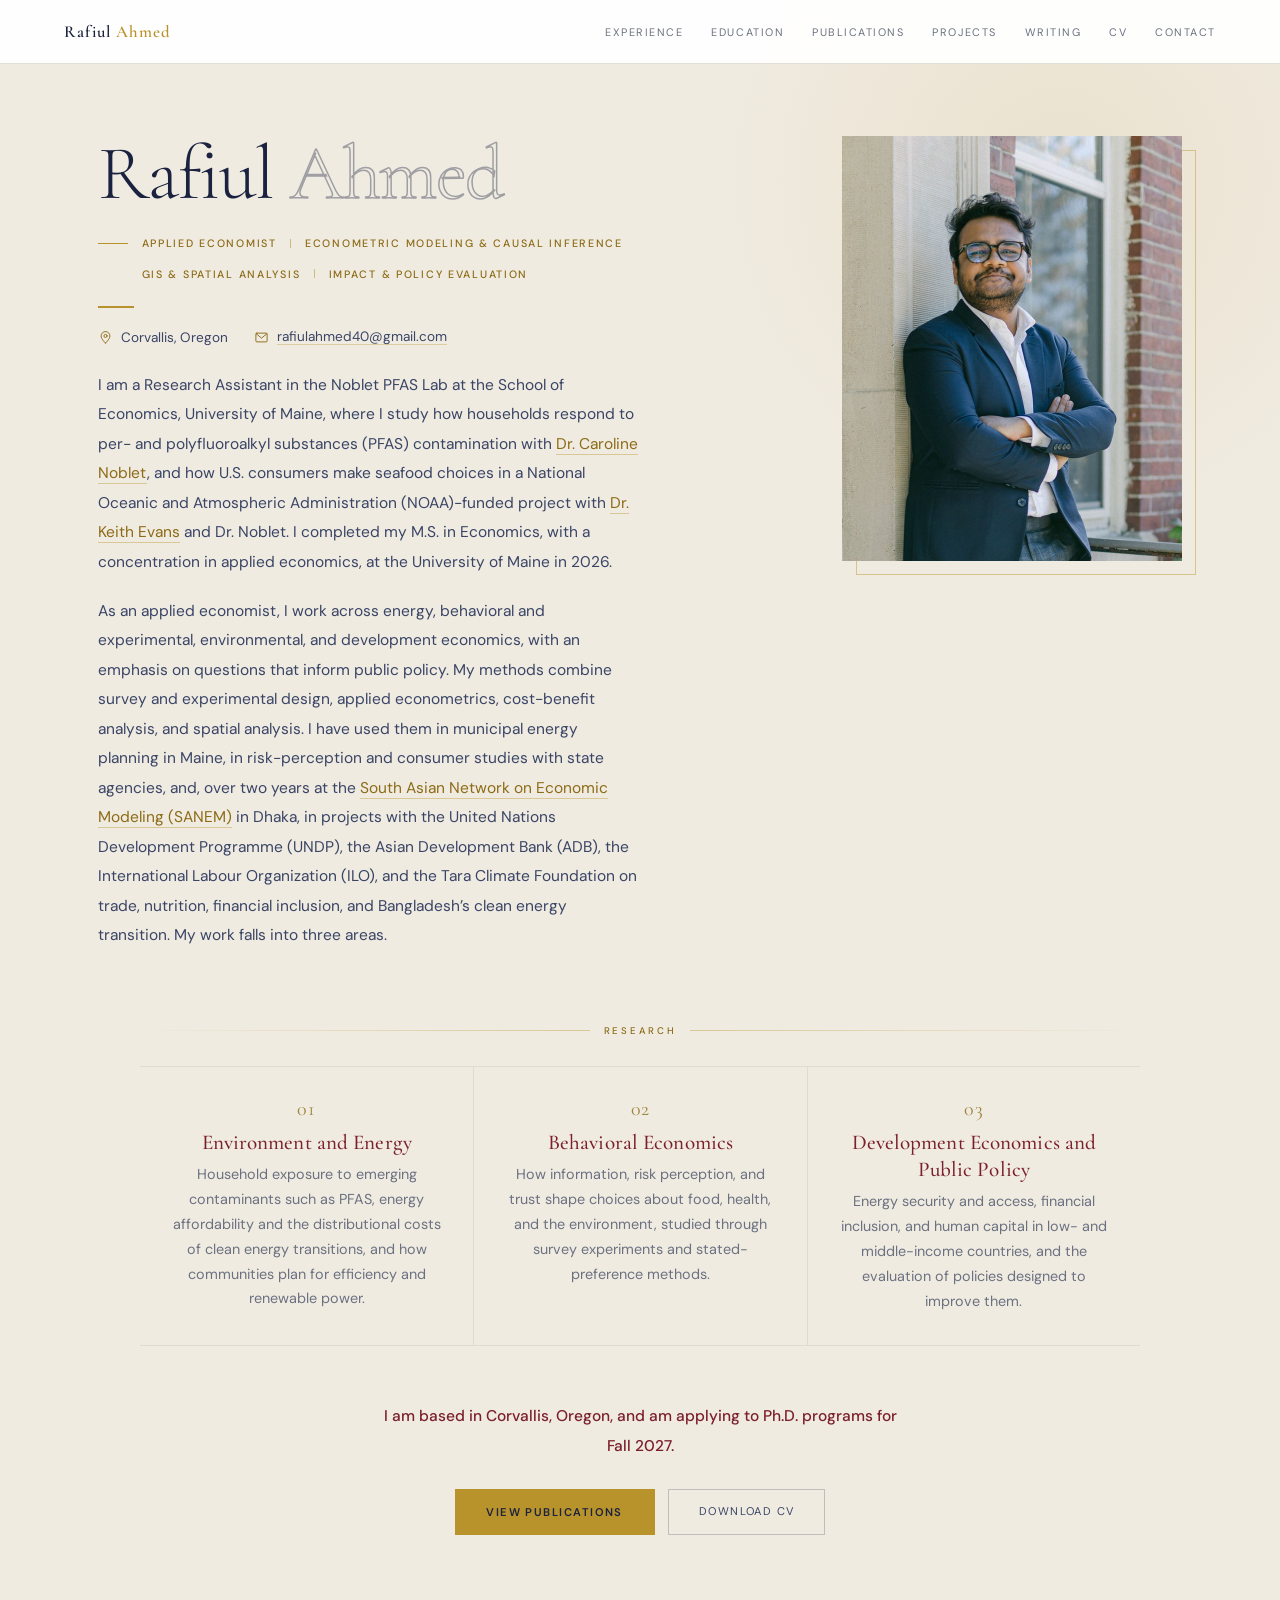
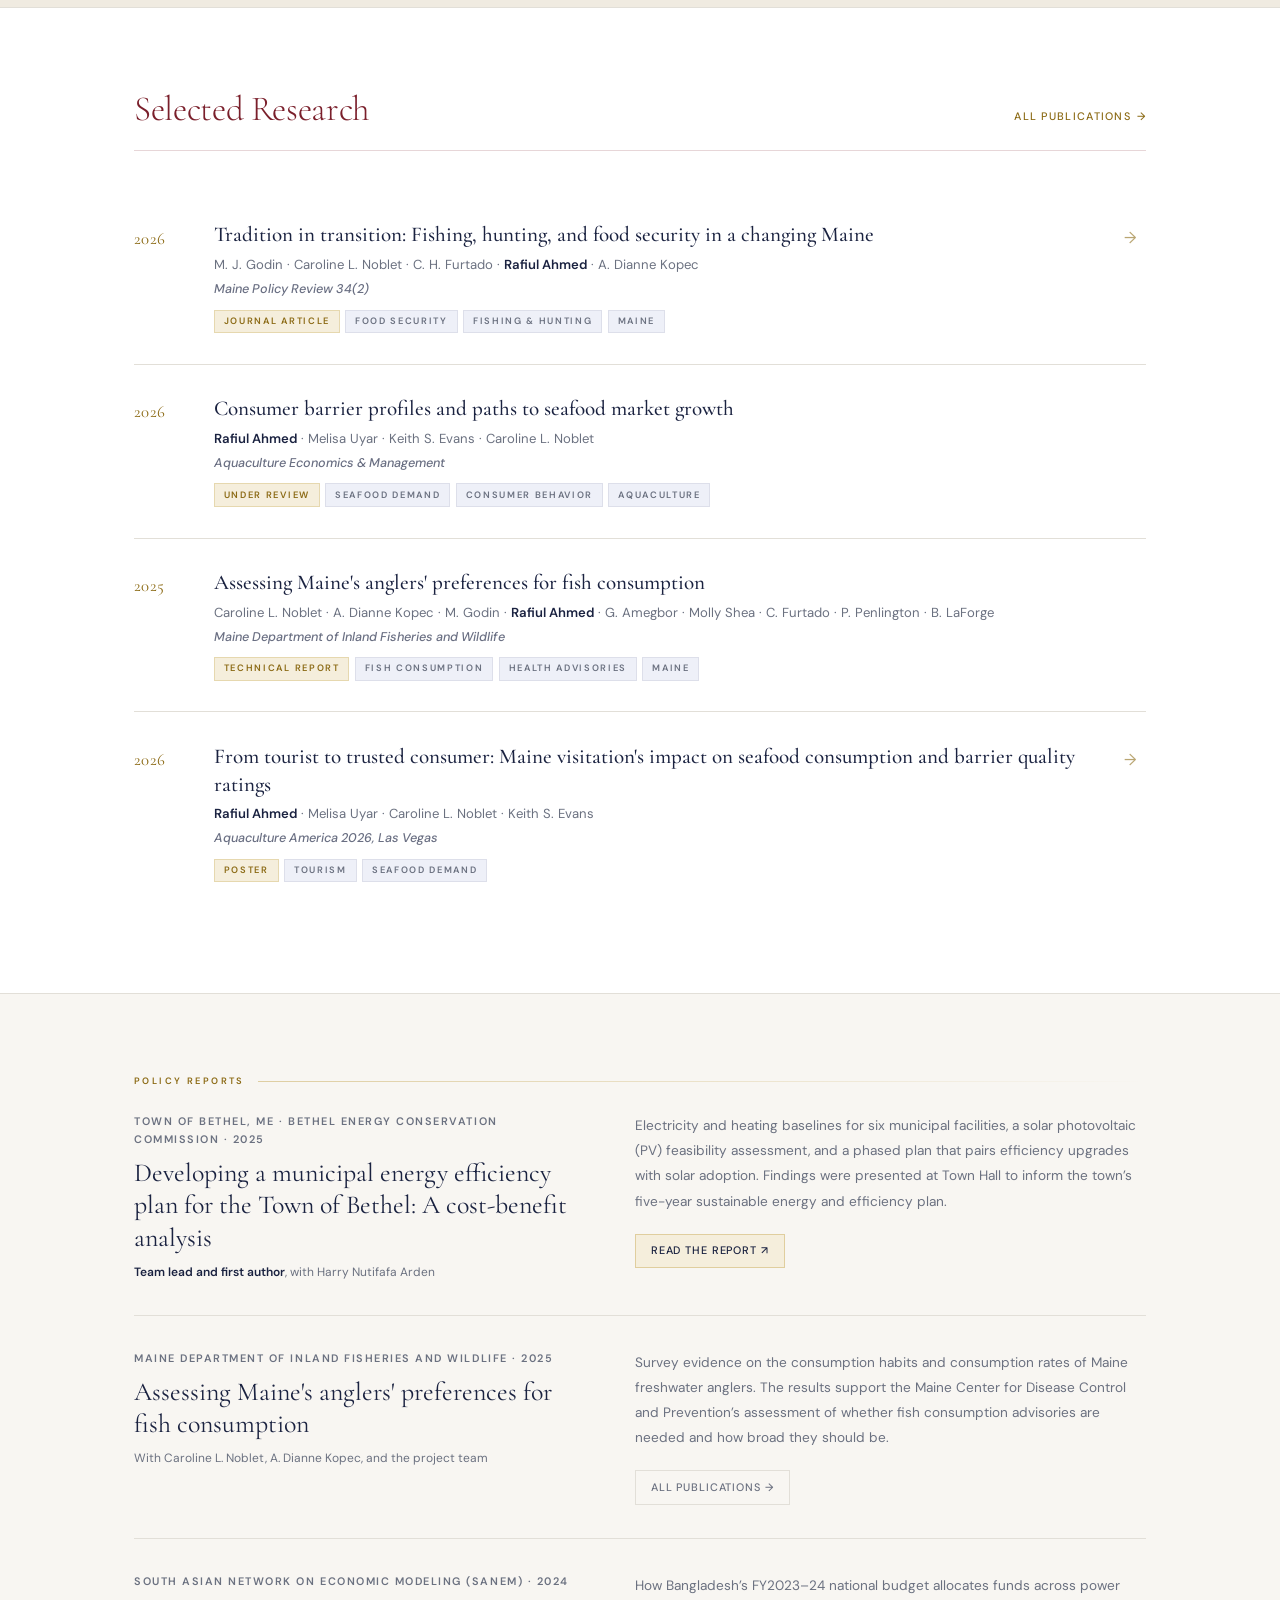
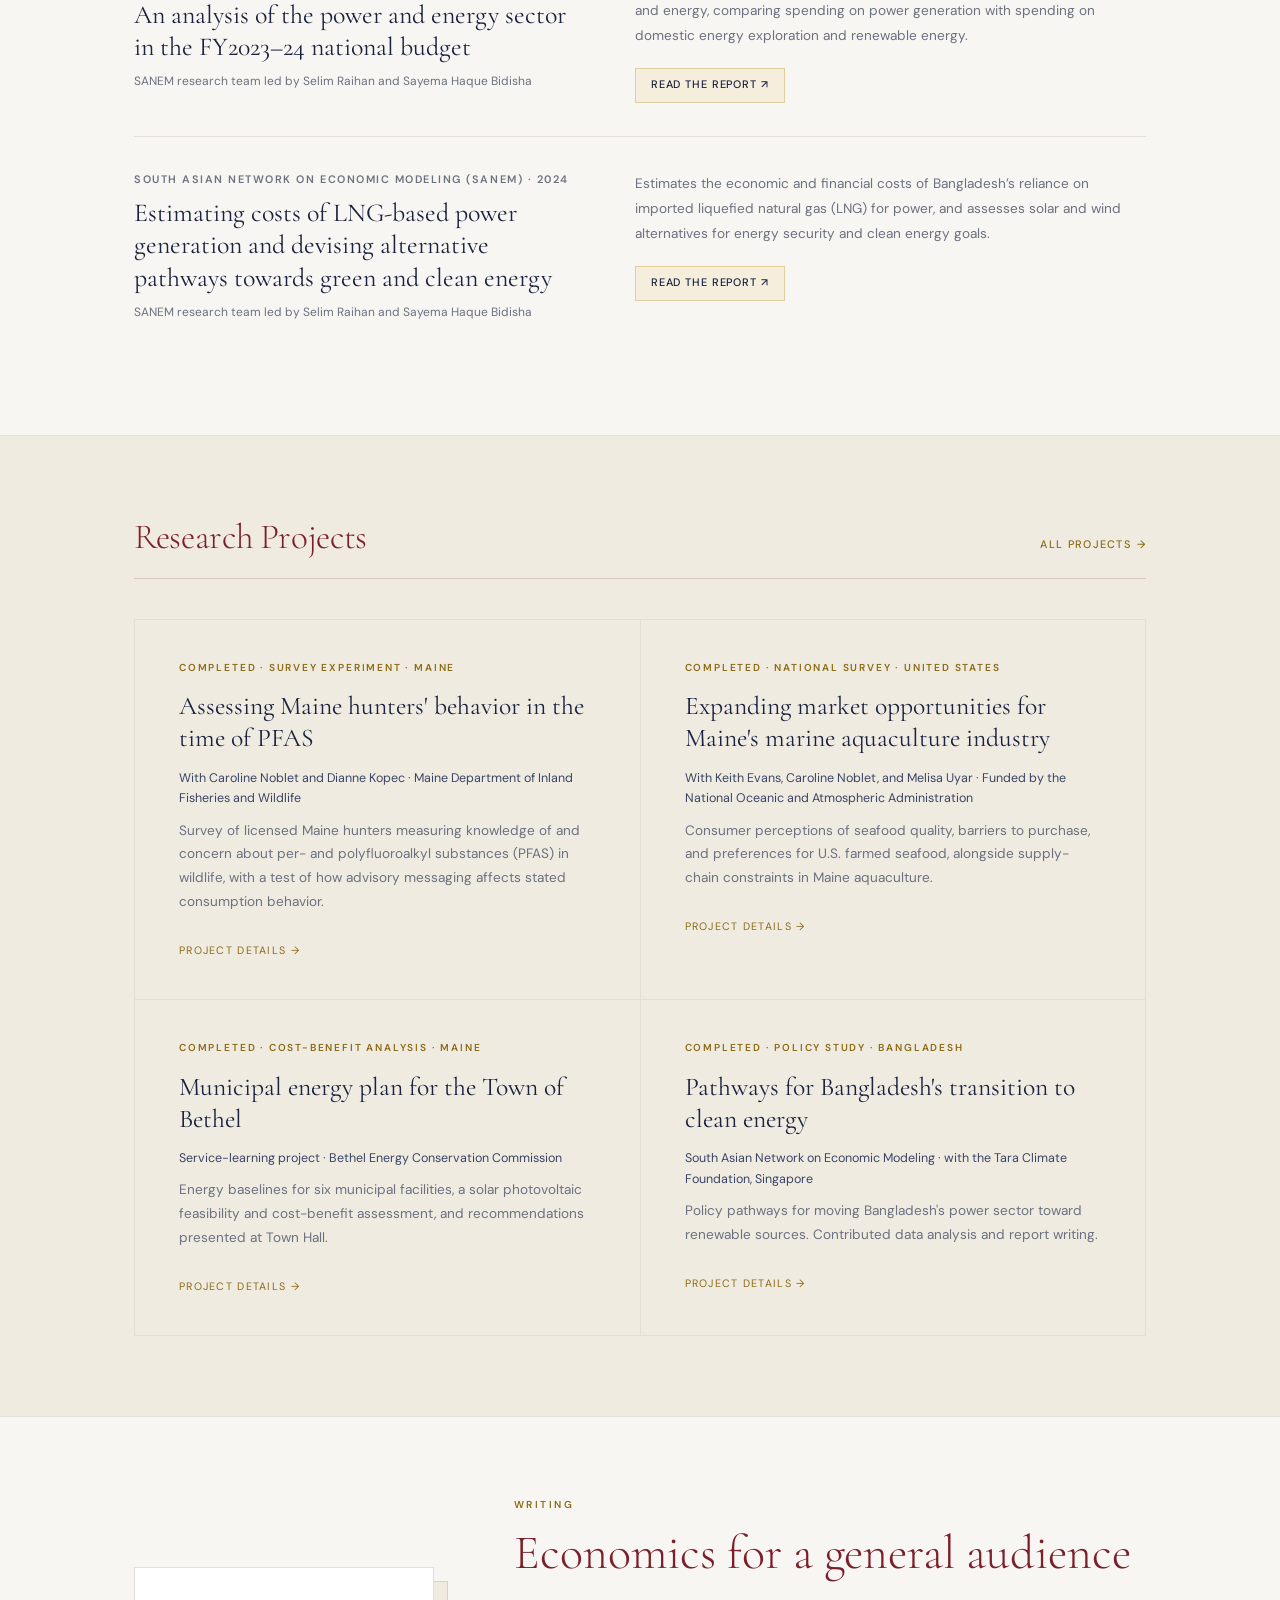
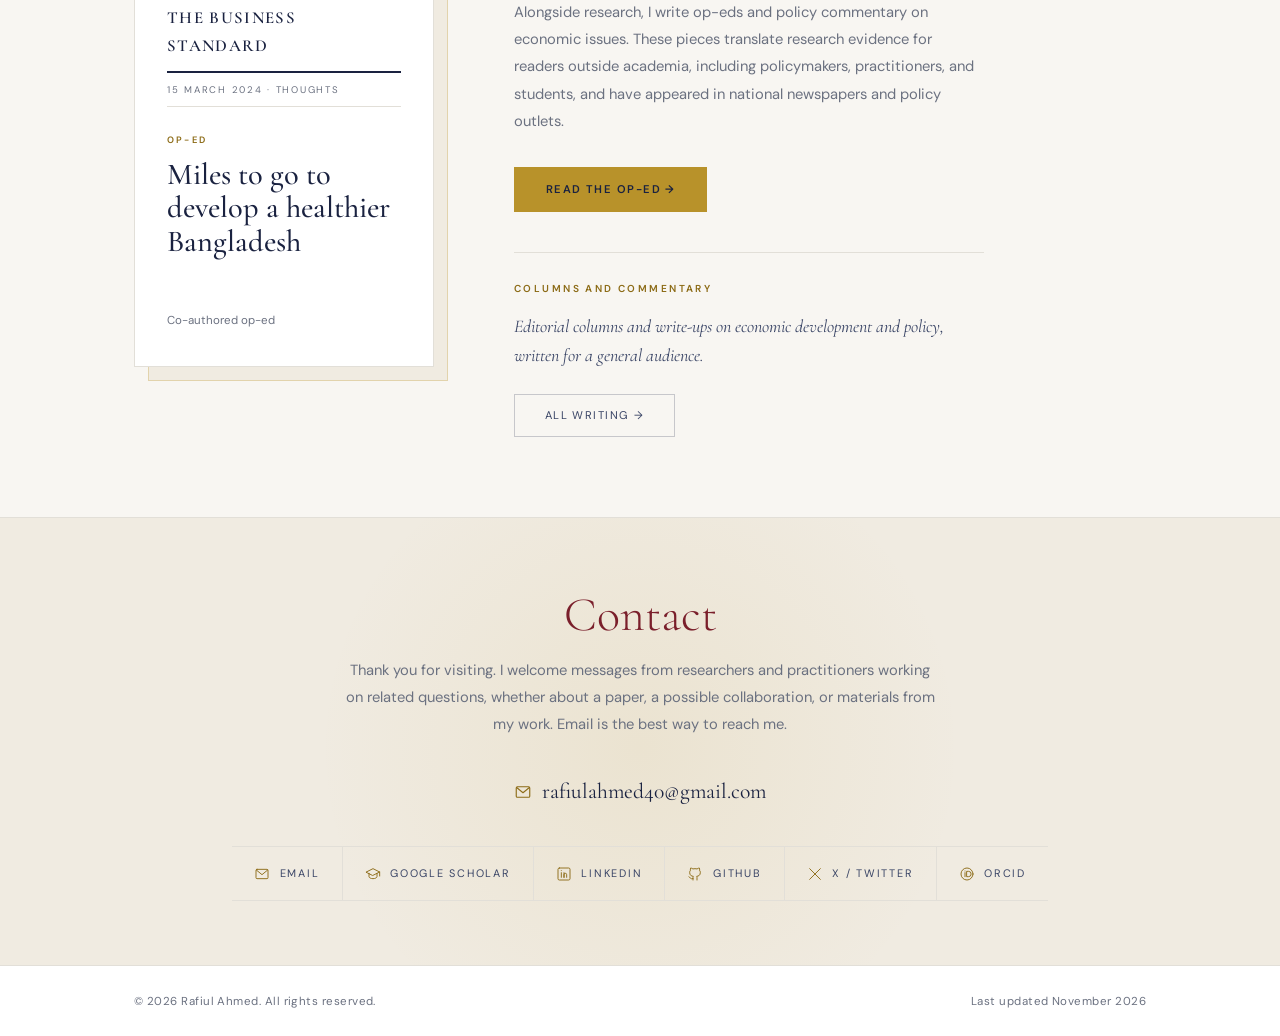
<file: index.html>
<!DOCTYPE html>
<html lang="en">
<head>
<meta charset="UTF-8">
<meta name="viewport" content="width=device-width, initial-scale=1, viewport-fit=cover">
<link rel="icon" href="assets/images/portrait.jpg">
<title>Rafiul Ahmed</title>
<meta name="description" content="Rafiul Ahmed, applied economist. M.S. in Economics, University of Maine.">
<link rel="preconnect" href="https://fonts.googleapis.com">
<link rel="preconnect" href="https://fonts.gstatic.com" crossorigin>
<link rel="stylesheet" href="https://fonts.googleapis.com/css2?family=Cormorant+Garamond:ital,wght@0,300;0,400;0,500;0,600;1,400&family=DM+Sans:ital,opsz,wght@0,9..40,400;0,9..40,500;0,9..40,600;1,9..40,400;1,9..40,500&display=swap">
<link rel="stylesheet" href="assets/css/site.css">
</head>
<body>
<nav class="top" aria-label="Main">
  <a class="nav-logo" href="./">Rafiul <span>Ahmed</span></a>
  <ul class="nav-links">
      <li><a href="experience.html">Experience</a></li>
      <li><a href="education.html">Education</a></li>
      <li><a href="publications.html">Publications</a></li>
      <li><a href="projects.html">Projects</a></li>
      <li><a href="writing.html">Writing</a></li>
      <li><a href="cv.html">CV</a></li>
      <li><a href="./#contact">Contact</a></li>
  </ul>
  <button class="nav-burger" type="button" aria-label="Menu" aria-expanded="false"><span></span><span></span><span></span></button>
</nav>
<div class="mobile-menu">
  <a href="./" aria-current="page">Home</a>
  <a href="experience.html">Experience</a>
  <a href="education.html">Education</a>
  <a href="publications.html">Publications</a>
  <a href="projects.html">Projects</a>
  <a href="writing.html">Writing</a>
  <a href="cv.html">CV</a>
  <a href="./#contact">Contact</a>
</div>
<main>

<section class="hero">
  <div class="hero-inner">
    <div class="hero-text">
      <h1 class="hero-name one-line">Rafiul <span class="outline">Ahmed</span></h1>
      <p class="hero-eyebrow hero-skills"><span>Applied Economist</span><span>Econometric Modeling &amp; Causal Inference</span><i class="brk" aria-hidden="true"></i><span>GIS &amp; Spatial Analysis</span><span>Impact &amp; Policy Evaluation</span></p>
      <div class="hero-rule"></div>
      <ul class="hero-meta">
        <li><svg viewBox="0 0 24 24" aria-hidden="true"><path d="M12 21s-7-6.2-7-11.5a7 7 0 0114 0C19 14.8 12 21 12 21z"/><circle cx="12" cy="9.5" r="2.5"/></svg><span>Corvallis, Oregon</span></li>
        <li><svg viewBox="0 0 24 24" aria-hidden="true"><rect x="3" y="5" width="18" height="14" rx="1.5"/><path d="M3.5 6l8.5 7 8.5-7"/></svg><a href="mailto:rafiulahmed40@gmail.com">rafiulahmed40@gmail.com</a></li>
      </ul>
      <div class="hero-tagline">
        <p>I am a Research Assistant in the Noblet PFAS Lab at the School of Economics, University of Maine, where I study how households respond to per- and polyfluoroalkyl substances (PFAS) contamination with <a href="https://umaine.edu/soe/?p=106" target="_blank" rel="noopener">Dr. Caroline Noblet</a>, and how U.S. consumers make seafood choices in a National Oceanic and Atmospheric Administration (NOAA)-funded project with <a href="https://sites.google.com/maine.edu/ksevans" target="_blank" rel="noopener">Dr. Keith Evans</a> and Dr. Noblet. I completed my M.S. in Economics, with a concentration in applied economics, at the University of Maine in 2026.</p>
        <p>As an applied economist, I work across energy, behavioral and experimental, environmental, and development economics, with an emphasis on questions that inform public policy. My methods combine survey and experimental design, applied econometrics, cost-benefit analysis, and spatial analysis. I have used them in municipal energy planning in Maine, in risk-perception and consumer studies with state agencies, and, over two years at the <a href="https://sanemnet.org/" target="_blank" rel="noopener">South Asian Network on Economic Modeling (SANEM)</a> in Dhaka, in projects with the United Nations Development Programme (UNDP), the Asian Development Bank (ADB), the International Labour Organization (ILO), and the Tara Climate Foundation on trade, nutrition, financial inclusion, and Bangladesh’s clean energy transition. My work falls into three areas.</p>
      </div>
    </div>
    <div class="hero-photo">
      <div class="hero-photo-frame"><img src="assets/images/portrait.jpg" alt="Portrait of Rafiul Ahmed" width="340" height="425"></div>
    </div>
      <div class="hero-research wide">
        <p class="hero-research-label">Research</p>
        <ol class="research-areas">
          <li><span class="ra-num"></span><div><h3 class="ra-title">Environment and Energy</h3><p class="ra-desc">Household exposure to emerging contaminants such as PFAS, energy affordability and the distributional costs of clean energy transitions, and how communities plan for efficiency and renewable power.</p></div></li>
          <li><span class="ra-num"></span><div><h3 class="ra-title">Behavioral Economics</h3><p class="ra-desc">How information, risk perception, and trust shape choices about food, health, and the environment, studied through survey experiments and stated-preference methods.</p></div></li>
          <li><span class="ra-num"></span><div><h3 class="ra-title">Development Economics and Public Policy</h3><p class="ra-desc">Energy security and access, financial inclusion, and human capital in low- and middle-income countries, and the evaluation of policies designed to improve them.</p></div></li>
        </ol>
      </div>
      <div class="hero-close">
      <p class="hero-after">I am based in Corvallis, Oregon, and am applying to Ph.D. programs for Fall 2027.</p>
      <div class="hero-ctas">
        <a class="btn-gold" href="publications.html">View Publications</a>
        <a class="btn-ghost" href="cv.pdf" target="_blank" rel="noopener">Download CV</a>
      </div>
      </div>
  </div>
</section>

<section class="bg-white"><div class="wrap">
  <div class="sec-header"><h2 class="sec-title">Selected Research</h2><a class="sec-link" href="publications.html">All publications</a></div>
  <div class="pub-list">
<a class="pub-item" href="https://digitalcommons.library.umaine.edu/mpr/vol34/iss2/12/" target="_blank" rel="noopener">
  <div class="pub-year">2026</div>
  <div class="pub-content">
    <h3>Tradition in transition: Fishing, hunting, and food security in a changing Maine</h3>
    <div class="pub-authors">M. J. Godin · Caroline L. Noblet · C. H. Furtado · <b>Rafiul Ahmed</b> · A. Dianne Kopec</div>
    <div class="pub-journal">Maine Policy Review 34(2)</div>
    <div class="pub-tags"><span class="tag g">Journal article</span><span class="tag">Food security</span><span class="tag">Fishing &amp; hunting</span><span class="tag">Maine</span></div>
  </div>
  <span class="pub-arrow" aria-hidden="true">→</span>
</a>
<div class="pub-item">
  <div class="pub-year">2026</div>
  <div class="pub-content">
    <h3>Consumer barrier profiles and paths to seafood market growth</h3>
    <div class="pub-authors"><b>Rafiul Ahmed</b> · Melisa Uyar · Keith S. Evans · Caroline L. Noblet</div>
    <div class="pub-journal">Aquaculture Economics &amp; Management</div>
    <div class="pub-tags"><span class="tag g">Under review</span><span class="tag">Seafood demand</span><span class="tag">Consumer behavior</span><span class="tag">Aquaculture</span></div>
  </div>
  <span></span>
</div>
<div class="pub-item">
  <div class="pub-year">2025</div>
  <div class="pub-content">
    <h3>Assessing Maine's anglers' preferences for fish consumption</h3>
    <div class="pub-authors">Caroline L. Noblet · A. Dianne Kopec · M. Godin · <b>Rafiul Ahmed</b> · G. Amegbor · Molly Shea · C. Furtado · P. Penlington · B. LaForge</div>
    <div class="pub-journal">Maine Department of Inland Fisheries and Wildlife</div>
    <div class="pub-tags"><span class="tag g">Technical report</span><span class="tag">Fish consumption</span><span class="tag">Health advisories</span><span class="tag">Maine</span></div>
  </div>
  <span></span>
</div>
<a class="pub-item" href="https://drive.google.com/file/d/1NxeARxk2fppjVj-9eKSTcSUP0e134OkM/view?usp=sharing" target="_blank" rel="noopener">
  <div class="pub-year">2026</div>
  <div class="pub-content">
    <h3>From tourist to trusted consumer: Maine visitation's impact on seafood consumption and barrier quality ratings</h3>
    <div class="pub-authors"><b>Rafiul Ahmed</b> · Melisa Uyar · Caroline L. Noblet · Keith S. Evans</div>
    <div class="pub-journal">Aquaculture America 2026, Las Vegas</div>
    <div class="pub-tags"><span class="tag g">Poster</span><span class="tag">Tourism</span><span class="tag">Seafood demand</span></div>
  </div>
  <span class="pub-arrow" aria-hidden="true">→</span>
</a>
  </div>
</div></section>

<section class="bg-cream"><div class="wrap">
  <p class="eyebrow-line">Policy Reports</p>
<div class="synth-item">
  <div>
    <div class="synth-source">Town of Bethel, ME · Bethel Energy Conservation Commission · 2025</div>
    <h3 class="synth-title">Developing a municipal energy efficiency plan for the Town of Bethel: A cost-benefit analysis</h3>
    <div class="synth-meta"><b>Team lead and first author</b>, with Harry Nutifafa Arden</div>
  </div>
  <div>
    <p class="synth-desc">Electricity and heating baselines for six municipal facilities, a solar photovoltaic (PV) feasibility assessment, and a phased plan that pairs efficiency upgrades with solar adoption. Findings were presented at Town Hall to inform the town’s five-year sustainable energy and efficiency plan.</p>
    <div class="synth-links"><a class="synth-link primary" href="https://drive.google.com/file/d/1BT0rYScRRUvx29HPhmSq9BgzeN6ziE8F/view?usp=sharing" target="_blank" rel="noopener">Read the report ↗</a></div>
  </div>
</div>
<div class="synth-item">
  <div>
    <div class="synth-source">Maine Department of Inland Fisheries and Wildlife · 2025</div>
    <h3 class="synth-title">Assessing Maine's anglers' preferences for fish consumption</h3>
    <div class="synth-meta">With Caroline L. Noblet, A. Dianne Kopec, and the project team</div>
  </div>
  <div>
    <p class="synth-desc">Survey evidence on the consumption habits and consumption rates of Maine freshwater anglers. The results support the Maine Center for Disease Control and Prevention’s assessment of whether fish consumption advisories are needed and how broad they should be.</p>
    <div class="synth-links"><a class="synth-link" href="publications.html">All publications →</a></div>
  </div>
</div>
<div class="synth-item">
  <div>
    <div class="synth-source">South Asian Network on Economic Modeling (SANEM) · 2024</div>
    <h3 class="synth-title">An analysis of the power and energy sector in the FY2023–24 national budget</h3>
    <div class="synth-meta">SANEM research team led by Selim Raihan and Sayema Haque Bidisha</div>
  </div>
  <div>
    <p class="synth-desc">How Bangladesh’s FY2023–24 national budget allocates funds across power and energy, comparing spending on power generation with spending on domestic energy exploration and renewable energy.</p>
    <div class="synth-links"><a class="synth-link primary" href="https://sanemnet.org/an-analysis-of-the-power-and-energy-sector-in-the-fy2023-24-national-budget/" target="_blank" rel="noopener">Read the report ↗</a></div>
  </div>
</div>
<div class="synth-item">
  <div>
    <div class="synth-source">South Asian Network on Economic Modeling (SANEM) · 2024</div>
    <h3 class="synth-title">Estimating costs of LNG-based power generation and devising alternative pathways towards green and clean energy</h3>
    <div class="synth-meta">SANEM research team led by Selim Raihan and Sayema Haque Bidisha</div>
  </div>
  <div>
    <p class="synth-desc">Estimates the economic and financial costs of Bangladesh’s reliance on imported liquefied natural gas (LNG) for power, and assesses solar and wind alternatives for energy security and clean energy goals.</p>
    <div class="synth-links"><a class="synth-link primary" href="https://sanemnet.org/estimating-costs-of-lng-based-power-generation-and-devising-alternatives-pathways-towards-green-and-clean-energy/" target="_blank" rel="noopener">Read the report ↗</a></div>
  </div>
</div>
</div></section>

<section class="bg-sand"><div class="wrap">
  <div class="sec-header"><h2 class="sec-title">Research Projects</h2><a class="sec-link" href="projects.html">All projects</a></div>
  <div class="project-grid">
<a class="project-card" href="projects.html">
  <div class="proj-type">Completed · Survey experiment · Maine</div>
  <h3>Assessing Maine hunters' behavior in the time of PFAS</h3>
  <div class="proj-who">With Caroline Noblet and Dianne Kopec · Maine Department of Inland Fisheries and Wildlife</div>
  <p>Survey of licensed Maine hunters measuring knowledge of and concern about per- and polyfluoroalkyl substances (PFAS) in wildlife, with a test of how advisory messaging affects stated consumption behavior.</p>
  <span class="proj-arrow">Project details →</span>
</a>
<a class="project-card" href="projects.html">
  <div class="proj-type">Completed · National survey · United States</div>
  <h3>Expanding market opportunities for Maine's marine aquaculture industry</h3>
  <div class="proj-who">With Keith Evans, Caroline Noblet, and Melisa Uyar · Funded by the National Oceanic and Atmospheric Administration</div>
  <p>Consumer perceptions of seafood quality, barriers to purchase, and preferences for U.S. farmed seafood, alongside supply-chain constraints in Maine aquaculture.</p>
  <span class="proj-arrow">Project details →</span>
</a>
<a class="project-card" href="projects.html">
  <div class="proj-type">Completed · Cost-benefit analysis · Maine</div>
  <h3>Municipal energy plan for the Town of Bethel</h3>
  <div class="proj-who">Service-learning project · Bethel Energy Conservation Commission</div>
  <p>Energy baselines for six municipal facilities, a solar photovoltaic feasibility and cost-benefit assessment, and recommendations presented at Town Hall.</p>
  <span class="proj-arrow">Project details →</span>
</a>
<a class="project-card" href="projects.html">
  <div class="proj-type">Completed · Policy study · Bangladesh</div>
  <h3>Pathways for Bangladesh's transition to clean energy</h3>
  <div class="proj-who">South Asian Network on Economic Modeling · with the Tara Climate Foundation, Singapore</div>
  <p>Policy pathways for moving Bangladesh's power sector toward renewable sources. Contributed data analysis and report writing.</p>
  <span class="proj-arrow">Project details →</span>
</a>
  </div>
</div></section>

<section class="bg-cream"><div class="wrap">
  <div class="feature-inner">
    <a class="cover" href="https://www.tbsnews.net/thoughts/miles-go-develop-healthier-bangladesh-786906" target="_blank" rel="noopener" style="text-decoration:none">
      <div class="cover-mast">The Business Standard</div>
      <div class="cover-date">15 March 2024 · Thoughts</div>
      <div class="cover-kicker">Op-ed</div>
      <div class="cover-title">Miles to go to develop a healthier Bangladesh</div>
      <div class="cover-by">Co-authored op-ed</div>
    </a>
    <div>
      <p class="feature-eyebrow">Writing</p>
      <h2 class="feature-title">Economics for a general audience</h2>
      <p class="feature-desc">Alongside research, I write op-eds and policy commentary on economic issues. These pieces translate research evidence for readers outside academia, including policymakers, practitioners, and students, and have appeared in national newspapers and policy outlets.</p>
      <a class="btn-gold" href="https://www.tbsnews.net/thoughts/miles-go-develop-healthier-bangladesh-786906" target="_blank" rel="noopener">Read the op-ed →</a>
      <div class="feature-divider"></div>
      <p class="feature-eyebrow">Columns and commentary</p>
      <p class="feature-note">Editorial columns and write-ups on economic development and policy, written for a general audience.</p>
      <a class="btn-ghost" href="writing.html">All writing →</a>
    </div>
  </div>
</div></section>

<section class="contact-bg" id="contact"><div class="contact-inner">
  <h2 class="contact-title">Contact</h2>
  <p class="contact-desc">Thank you for visiting. I welcome messages from researchers and practitioners working on related questions, whether about a paper, a possible collaboration, or materials from my work. Email is the best way to reach me.</p>
  <p class="contact-email"><svg viewBox="0 0 24 24" aria-hidden="true"><rect x="3" y="5" width="18" height="14" rx="1.5"/><path d="M3.5 6l8.5 7 8.5-7"/></svg><a href="mailto:rafiulahmed40@gmail.com">rafiulahmed40@gmail.com</a></p>
  <div class="social-row">
    <a class="social-link" href="mailto:rafiulahmed40@gmail.com"><svg viewBox="0 0 24 24" aria-hidden="true"><rect x="3" y="5" width="18" height="14" rx="1.5"/><path d="M3.5 6l8.5 7 8.5-7"/></svg><span>Email</span></a>
    <a class="social-link" href="https://scholar.google.com/citations?hl=en&amp;user=I9JeJ0cAAAAJ" target="_blank" rel="noopener"><svg viewBox="0 0 24 24" aria-hidden="true"><path d="M2 9l10-5 10 5-10 5z"/><path d="M6 11v5c0 1.5 2.7 3 6 3s6-1.5 6-3v-5"/><path d="M22 9v6"/></svg><span>Google Scholar</span></a>
    <a class="social-link" href="https://www.linkedin.com/in/rafiulahmed/" target="_blank" rel="noopener"><svg viewBox="0 0 24 24" aria-hidden="true"><rect x="3" y="3" width="18" height="18" rx="2"/><path d="M8 10v7M8 7v.01M12 17v-4a2 2 0 014 0v4M12 10v7"/></svg><span>LinkedIn</span></a>
    <a class="social-link" href="https://github.com/rafiul05" target="_blank" rel="noopener"><svg viewBox="0 0 24 24" aria-hidden="true"><path d="M9 19c-4.3 1.4-4.3-2.5-6-3m12 5v-3.5c0-1 .1-1.4-.5-2 2.8-.3 5.5-1.4 5.5-6a4.6 4.6 0 00-1.3-3.2 4.2 4.2 0 00-.1-3.2s-1.1-.3-3.5 1.3a12 12 0 00-6.2 0C6.5 2.8 5.4 3.1 5.4 3.1a4.2 4.2 0 00-.1 3.2A4.6 4.6 0 004 9.5c0 4.6 2.7 5.7 5.5 6-.6.6-.6 1.2-.5 2V21"/></svg><span>GitHub</span></a>
    <a class="social-link" href="https://x.com/rafiulahmed40" target="_blank" rel="noopener"><svg viewBox="0 0 24 24" aria-hidden="true"><path d="M4 4l16 16M20 4L4 20"/></svg><span>X / Twitter</span></a>
    <a class="social-link" href="https://orcid.org/0009-0001-6756-4623" target="_blank" rel="noopener"><svg viewBox="0 0 24 24" aria-hidden="true"><circle cx="12" cy="12" r="9"/><path d="M9 10v6M9 7.5v.01M12 8h2.2a4 4 0 010 8H12z"/></svg><span>ORCID</span></a>
  </div>
</div></section>

</main>
<footer><div class="footer-inner"><span>© 2026 Rafiul Ahmed. All rights reserved.</span><span>Last updated November 2026</span></div></footer>
<script>
(function(){var b=document.querySelector('.nav-burger'),m=document.querySelector('.mobile-menu');if(!b||!m)return;
b.addEventListener('click',function(){var o=m.classList.toggle('open');b.setAttribute('aria-expanded',o?'true':'false');});
m.addEventListener('click',function(ev){if(ev.target.tagName==='A'){m.classList.remove('open');b.setAttribute('aria-expanded','false');}});})();
</script>
</body>
</html>
</file>
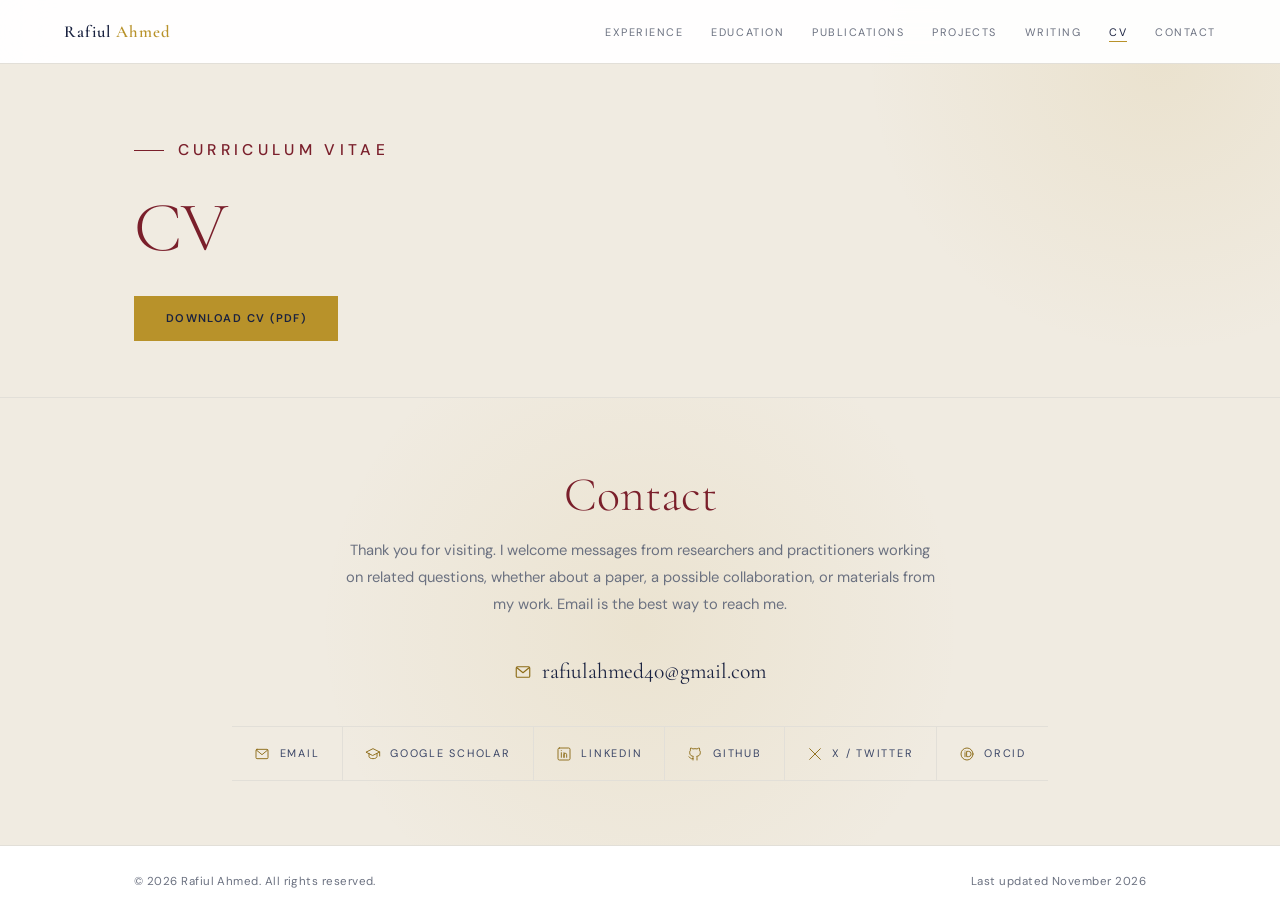
<file: cv.html>
<!DOCTYPE html>
<html lang="en">
<head>
<meta charset="UTF-8">
<meta name="viewport" content="width=device-width, initial-scale=1, viewport-fit=cover">
<link rel="icon" href="assets/images/portrait.jpg">
<title>CV · Rafiul Ahmed</title>
<meta name="description" content="Rafiul Ahmed, applied economist. M.S. in Economics, University of Maine.">
<link rel="preconnect" href="https://fonts.googleapis.com">
<link rel="preconnect" href="https://fonts.gstatic.com" crossorigin>
<link rel="stylesheet" href="https://fonts.googleapis.com/css2?family=Cormorant+Garamond:ital,wght@0,300;0,400;0,500;0,600;1,400&family=DM+Sans:ital,opsz,wght@0,9..40,400;0,9..40,500;0,9..40,600;1,9..40,400;1,9..40,500&display=swap">
<link rel="stylesheet" href="assets/css/site.css">
</head>
<body>
<nav class="top" aria-label="Main">
  <a class="nav-logo" href="./">Rafiul <span>Ahmed</span></a>
  <ul class="nav-links">
      <li><a href="experience.html">Experience</a></li>
      <li><a href="education.html">Education</a></li>
      <li><a href="publications.html">Publications</a></li>
      <li><a href="projects.html">Projects</a></li>
      <li><a href="writing.html">Writing</a></li>
      <li><a href="cv.html" aria-current="page">CV</a></li>
      <li><a href="./#contact">Contact</a></li>
  </ul>
  <button class="nav-burger" type="button" aria-label="Menu" aria-expanded="false"><span></span><span></span><span></span></button>
</nav>
<div class="mobile-menu">
  <a href="./">Home</a>
  <a href="experience.html">Experience</a>
  <a href="education.html">Education</a>
  <a href="publications.html">Publications</a>
  <a href="projects.html">Projects</a>
  <a href="writing.html">Writing</a>
  <a href="cv.html" aria-current="page">CV</a>
  <a href="./#contact">Contact</a>
</div>
<main>
<section class="page-hero"><div class="wrap">
  <p class="hero-eyebrow">Curriculum Vitae</p>
  <h1>CV</h1>
  <div class="hero-ctas"><a class="btn-gold" href="cv.pdf" target="_blank" rel="noopener">Download CV (PDF)</a></div>
</div></section>
<section class="contact-bg" id="contact"><div class="contact-inner">
  <h2 class="contact-title">Contact</h2>
  <p class="contact-desc">Thank you for visiting. I welcome messages from researchers and practitioners working on related questions, whether about a paper, a possible collaboration, or materials from my work. Email is the best way to reach me.</p>
  <p class="contact-email"><svg viewBox="0 0 24 24" aria-hidden="true"><rect x="3" y="5" width="18" height="14" rx="1.5"/><path d="M3.5 6l8.5 7 8.5-7"/></svg><a href="mailto:rafiulahmed40@gmail.com">rafiulahmed40@gmail.com</a></p>
  <div class="social-row">
    <a class="social-link" href="mailto:rafiulahmed40@gmail.com"><svg viewBox="0 0 24 24" aria-hidden="true"><rect x="3" y="5" width="18" height="14" rx="1.5"/><path d="M3.5 6l8.5 7 8.5-7"/></svg><span>Email</span></a>
    <a class="social-link" href="https://scholar.google.com/citations?hl=en&amp;user=I9JeJ0cAAAAJ" target="_blank" rel="noopener"><svg viewBox="0 0 24 24" aria-hidden="true"><path d="M2 9l10-5 10 5-10 5z"/><path d="M6 11v5c0 1.5 2.7 3 6 3s6-1.5 6-3v-5"/><path d="M22 9v6"/></svg><span>Google Scholar</span></a>
    <a class="social-link" href="https://www.linkedin.com/in/rafiulahmed/" target="_blank" rel="noopener"><svg viewBox="0 0 24 24" aria-hidden="true"><rect x="3" y="3" width="18" height="18" rx="2"/><path d="M8 10v7M8 7v.01M12 17v-4a2 2 0 014 0v4M12 10v7"/></svg><span>LinkedIn</span></a>
    <a class="social-link" href="https://github.com/rafiul05" target="_blank" rel="noopener"><svg viewBox="0 0 24 24" aria-hidden="true"><path d="M9 19c-4.3 1.4-4.3-2.5-6-3m12 5v-3.5c0-1 .1-1.4-.5-2 2.8-.3 5.5-1.4 5.5-6a4.6 4.6 0 00-1.3-3.2 4.2 4.2 0 00-.1-3.2s-1.1-.3-3.5 1.3a12 12 0 00-6.2 0C6.5 2.8 5.4 3.1 5.4 3.1a4.2 4.2 0 00-.1 3.2A4.6 4.6 0 004 9.5c0 4.6 2.7 5.7 5.5 6-.6.6-.6 1.2-.5 2V21"/></svg><span>GitHub</span></a>
    <a class="social-link" href="https://x.com/rafiulahmed40" target="_blank" rel="noopener"><svg viewBox="0 0 24 24" aria-hidden="true"><path d="M4 4l16 16M20 4L4 20"/></svg><span>X / Twitter</span></a>
    <a class="social-link" href="https://orcid.org/0009-0001-6756-4623" target="_blank" rel="noopener"><svg viewBox="0 0 24 24" aria-hidden="true"><circle cx="12" cy="12" r="9"/><path d="M9 10v6M9 7.5v.01M12 8h2.2a4 4 0 010 8H12z"/></svg><span>ORCID</span></a>
  </div>
</div></section>
</main>
<footer><div class="footer-inner"><span>© 2026 Rafiul Ahmed. All rights reserved.</span><span>Last updated November 2026</span></div></footer>
<script>
(function(){var b=document.querySelector('.nav-burger'),m=document.querySelector('.mobile-menu');if(!b||!m)return;
b.addEventListener('click',function(){var o=m.classList.toggle('open');b.setAttribute('aria-expanded',o?'true':'false');});
m.addEventListener('click',function(ev){if(ev.target.tagName==='A'){m.classList.remove('open');b.setAttribute('aria-expanded','false');}});})();
</script>
</body>
</html>
</file>
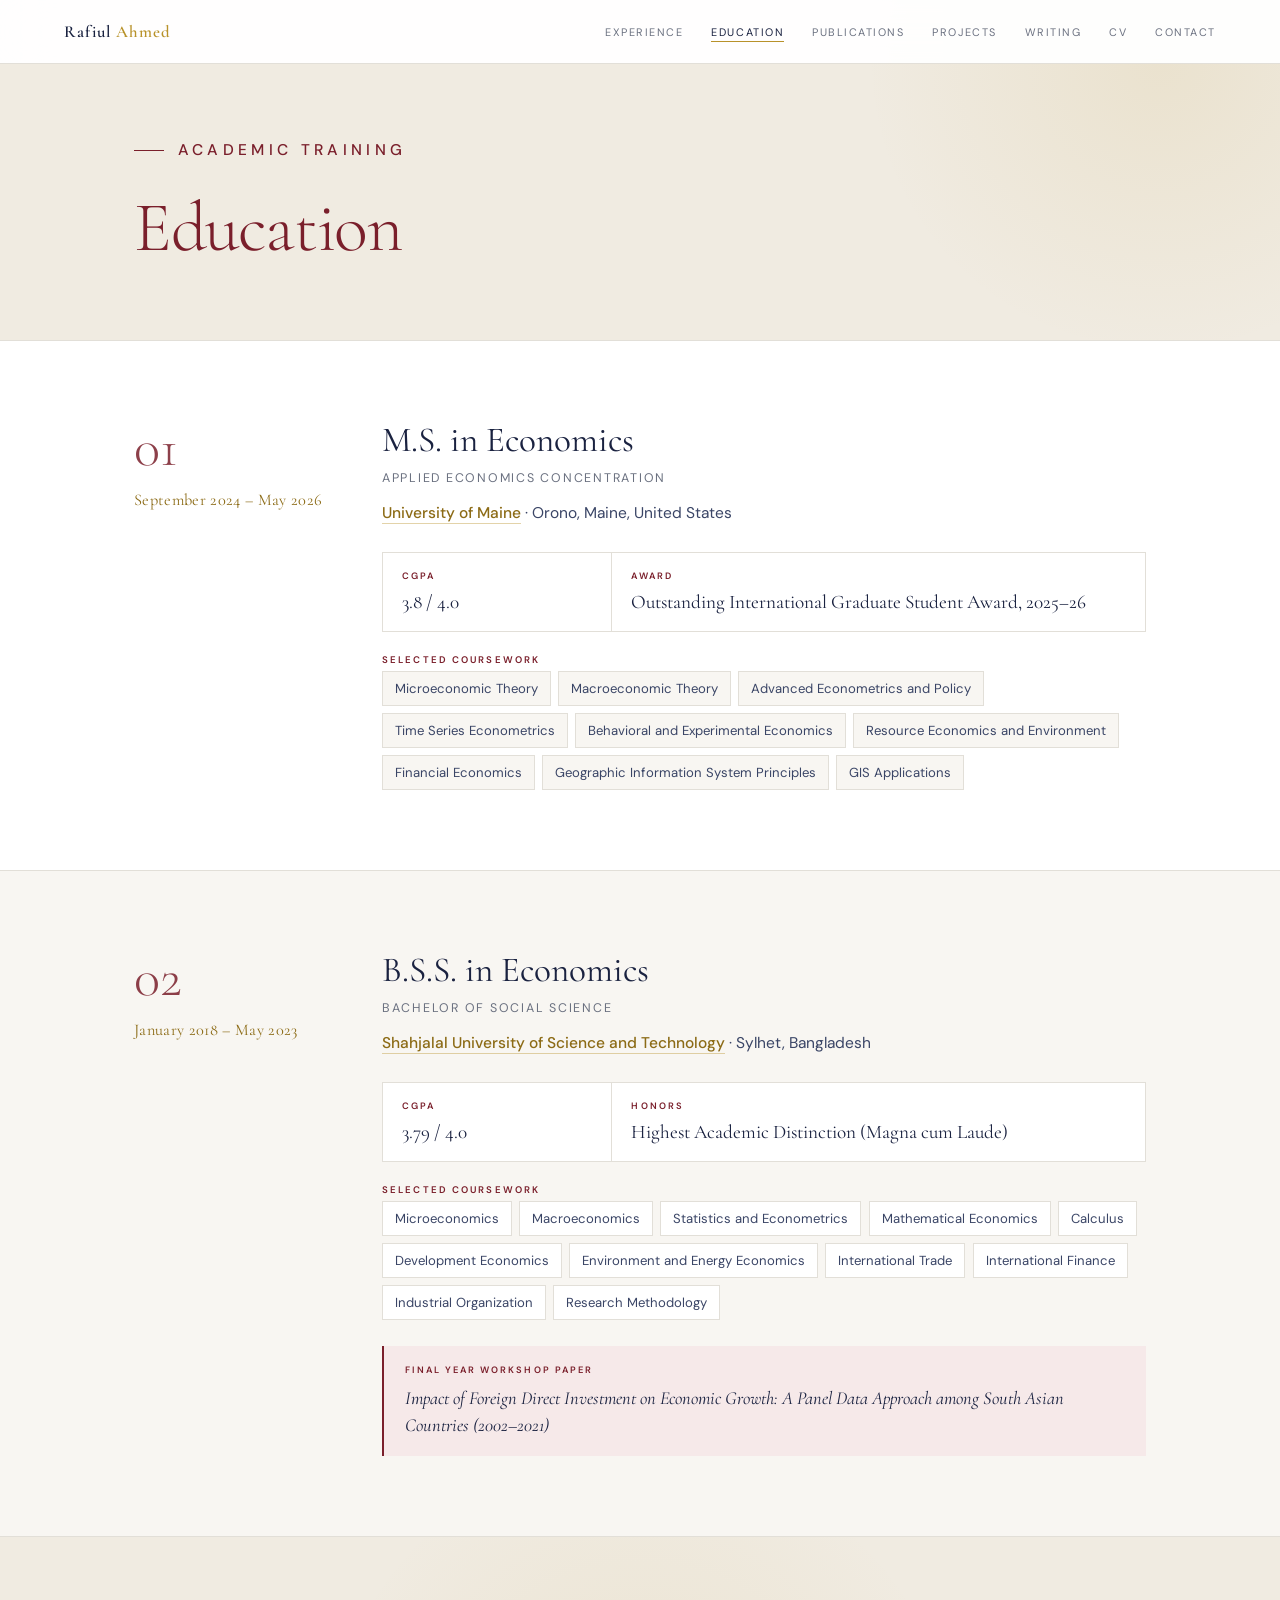
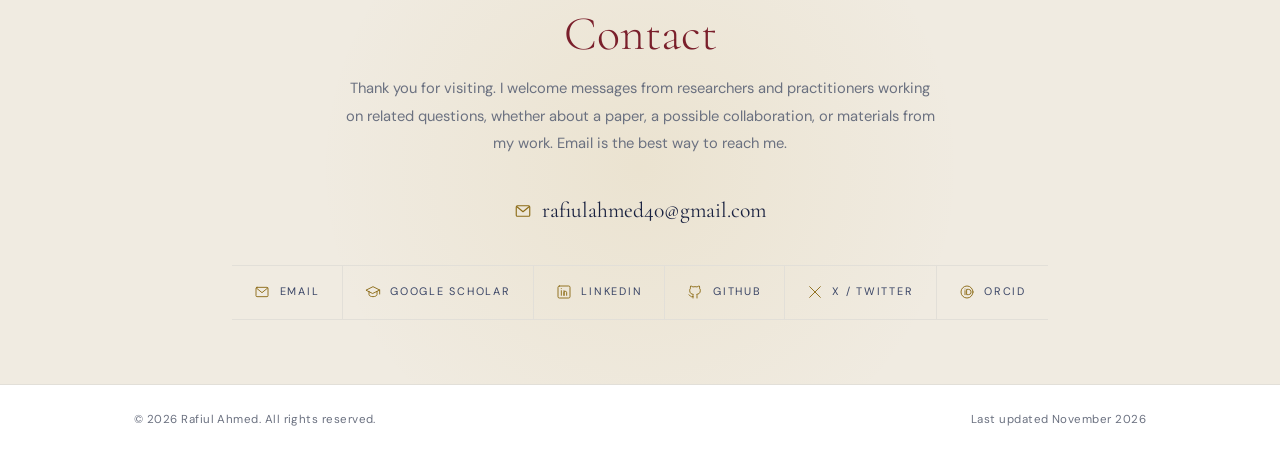
<file: education.html>
<!DOCTYPE html>
<html lang="en">
<head>
<meta charset="UTF-8">
<meta name="viewport" content="width=device-width, initial-scale=1, viewport-fit=cover">
<link rel="icon" href="assets/images/portrait.jpg">
<title>Education · Rafiul Ahmed</title>
<meta name="description" content="Rafiul Ahmed, applied economist. M.S. in Economics, University of Maine.">
<link rel="preconnect" href="https://fonts.googleapis.com">
<link rel="preconnect" href="https://fonts.gstatic.com" crossorigin>
<link rel="stylesheet" href="https://fonts.googleapis.com/css2?family=Cormorant+Garamond:ital,wght@0,300;0,400;0,500;0,600;1,400&family=DM+Sans:ital,opsz,wght@0,9..40,400;0,9..40,500;0,9..40,600;1,9..40,400;1,9..40,500&display=swap">
<link rel="stylesheet" href="assets/css/site.css">
</head>
<body>
<nav class="top" aria-label="Main">
  <a class="nav-logo" href="./">Rafiul <span>Ahmed</span></a>
  <ul class="nav-links">
      <li><a href="experience.html">Experience</a></li>
      <li><a href="education.html" aria-current="page">Education</a></li>
      <li><a href="publications.html">Publications</a></li>
      <li><a href="projects.html">Projects</a></li>
      <li><a href="writing.html">Writing</a></li>
      <li><a href="cv.html">CV</a></li>
      <li><a href="./#contact">Contact</a></li>
  </ul>
  <button class="nav-burger" type="button" aria-label="Menu" aria-expanded="false"><span></span><span></span><span></span></button>
</nav>
<div class="mobile-menu">
  <a href="./">Home</a>
  <a href="experience.html">Experience</a>
  <a href="education.html" aria-current="page">Education</a>
  <a href="publications.html">Publications</a>
  <a href="projects.html">Projects</a>
  <a href="writing.html">Writing</a>
  <a href="cv.html">CV</a>
  <a href="./#contact">Contact</a>
</div>
<main>
<section class="page-hero"><div class="wrap">
  <p class="hero-eyebrow">Academic Training</p>
  <h1>Education</h1>
  
</div></section><section class="bg-white"><div class="wrap"><article class="degree">
  <div class="degree-side">
    <div class="degree-num">01</div>
    <div class="row-when">September 2024 – May 2026</div>
  </div>
  <div class="degree-main">
    <h3 class="degree-title">M.S. in Economics</h3>
    <p class="degree-focus">Applied Economics concentration</p>
    <p class="degree-school"><a href="https://umaine.edu/" target="_blank" rel="noopener">University of Maine</a> · Orono, Maine, United States</p>
    <div class="stats"><div class="stat"><span class="g-k">CGPA</span><span class="stat-v">3.8 / 4.0</span></div><div class="stat"><span class="g-k">Award</span><span class="stat-v">Outstanding International Graduate Student Award, 2025–26</span></div></div>
    <p class="partners-label">Selected coursework</p>
    <ul class="course-list"><li>Microeconomic Theory</li><li>Macroeconomic Theory</li><li>Advanced Econometrics and Policy</li><li>Time Series Econometrics</li><li>Behavioral and Experimental Economics</li><li>Resource Economics and Environment</li><li>Financial Economics</li><li>Geographic Information System Principles</li><li>GIS Applications</li></ul>
    
  </div>
</article></div></section><section class="bg-cream"><div class="wrap"><article class="degree">
  <div class="degree-side">
    <div class="degree-num">02</div>
    <div class="row-when">January 2018 – May 2023</div>
  </div>
  <div class="degree-main">
    <h3 class="degree-title">B.S.S. in Economics</h3>
    <p class="degree-focus">Bachelor of Social Science</p>
    <p class="degree-school"><a href="https://www.sust.edu/" target="_blank" rel="noopener">Shahjalal University of Science and Technology</a> · Sylhet, Bangladesh</p>
    <div class="stats"><div class="stat"><span class="g-k">CGPA</span><span class="stat-v">3.79 / 4.0</span></div><div class="stat"><span class="g-k">Honors</span><span class="stat-v">Highest Academic Distinction (Magna cum Laude)</span></div></div>
    <p class="partners-label">Selected coursework</p>
    <ul class="course-list"><li>Microeconomics</li><li>Macroeconomics</li><li>Statistics and Econometrics</li><li>Mathematical Economics</li><li>Calculus</li><li>Development Economics</li><li>Environment and Energy Economics</li><li>International Trade</li><li>International Finance</li><li>Industrial Organization</li><li>Research Methodology</li></ul>
    <div class="paper-call"><span class="g-k">Final year workshop paper</span><p>Impact of Foreign Direct Investment on Economic Growth: A Panel Data Approach among South Asian Countries (2002–2021)</p></div>
  </div>
</article></div></section>
<section class="contact-bg" id="contact"><div class="contact-inner">
  <h2 class="contact-title">Contact</h2>
  <p class="contact-desc">Thank you for visiting. I welcome messages from researchers and practitioners working on related questions, whether about a paper, a possible collaboration, or materials from my work. Email is the best way to reach me.</p>
  <p class="contact-email"><svg viewBox="0 0 24 24" aria-hidden="true"><rect x="3" y="5" width="18" height="14" rx="1.5"/><path d="M3.5 6l8.5 7 8.5-7"/></svg><a href="mailto:rafiulahmed40@gmail.com">rafiulahmed40@gmail.com</a></p>
  <div class="social-row">
    <a class="social-link" href="mailto:rafiulahmed40@gmail.com"><svg viewBox="0 0 24 24" aria-hidden="true"><rect x="3" y="5" width="18" height="14" rx="1.5"/><path d="M3.5 6l8.5 7 8.5-7"/></svg><span>Email</span></a>
    <a class="social-link" href="https://scholar.google.com/citations?hl=en&amp;user=I9JeJ0cAAAAJ" target="_blank" rel="noopener"><svg viewBox="0 0 24 24" aria-hidden="true"><path d="M2 9l10-5 10 5-10 5z"/><path d="M6 11v5c0 1.5 2.7 3 6 3s6-1.5 6-3v-5"/><path d="M22 9v6"/></svg><span>Google Scholar</span></a>
    <a class="social-link" href="https://www.linkedin.com/in/rafiulahmed/" target="_blank" rel="noopener"><svg viewBox="0 0 24 24" aria-hidden="true"><rect x="3" y="3" width="18" height="18" rx="2"/><path d="M8 10v7M8 7v.01M12 17v-4a2 2 0 014 0v4M12 10v7"/></svg><span>LinkedIn</span></a>
    <a class="social-link" href="https://github.com/rafiul05" target="_blank" rel="noopener"><svg viewBox="0 0 24 24" aria-hidden="true"><path d="M9 19c-4.3 1.4-4.3-2.5-6-3m12 5v-3.5c0-1 .1-1.4-.5-2 2.8-.3 5.5-1.4 5.5-6a4.6 4.6 0 00-1.3-3.2 4.2 4.2 0 00-.1-3.2s-1.1-.3-3.5 1.3a12 12 0 00-6.2 0C6.5 2.8 5.4 3.1 5.4 3.1a4.2 4.2 0 00-.1 3.2A4.6 4.6 0 004 9.5c0 4.6 2.7 5.7 5.5 6-.6.6-.6 1.2-.5 2V21"/></svg><span>GitHub</span></a>
    <a class="social-link" href="https://x.com/rafiulahmed40" target="_blank" rel="noopener"><svg viewBox="0 0 24 24" aria-hidden="true"><path d="M4 4l16 16M20 4L4 20"/></svg><span>X / Twitter</span></a>
    <a class="social-link" href="https://orcid.org/0009-0001-6756-4623" target="_blank" rel="noopener"><svg viewBox="0 0 24 24" aria-hidden="true"><circle cx="12" cy="12" r="9"/><path d="M9 10v6M9 7.5v.01M12 8h2.2a4 4 0 010 8H12z"/></svg><span>ORCID</span></a>
  </div>
</div></section>
</main>
<footer><div class="footer-inner"><span>© 2026 Rafiul Ahmed. All rights reserved.</span><span>Last updated November 2026</span></div></footer>
<script>
(function(){var b=document.querySelector('.nav-burger'),m=document.querySelector('.mobile-menu');if(!b||!m)return;
b.addEventListener('click',function(){var o=m.classList.toggle('open');b.setAttribute('aria-expanded',o?'true':'false');});
m.addEventListener('click',function(ev){if(ev.target.tagName==='A'){m.classList.remove('open');b.setAttribute('aria-expanded','false');}});})();
</script>
</body>
</html>
</file>
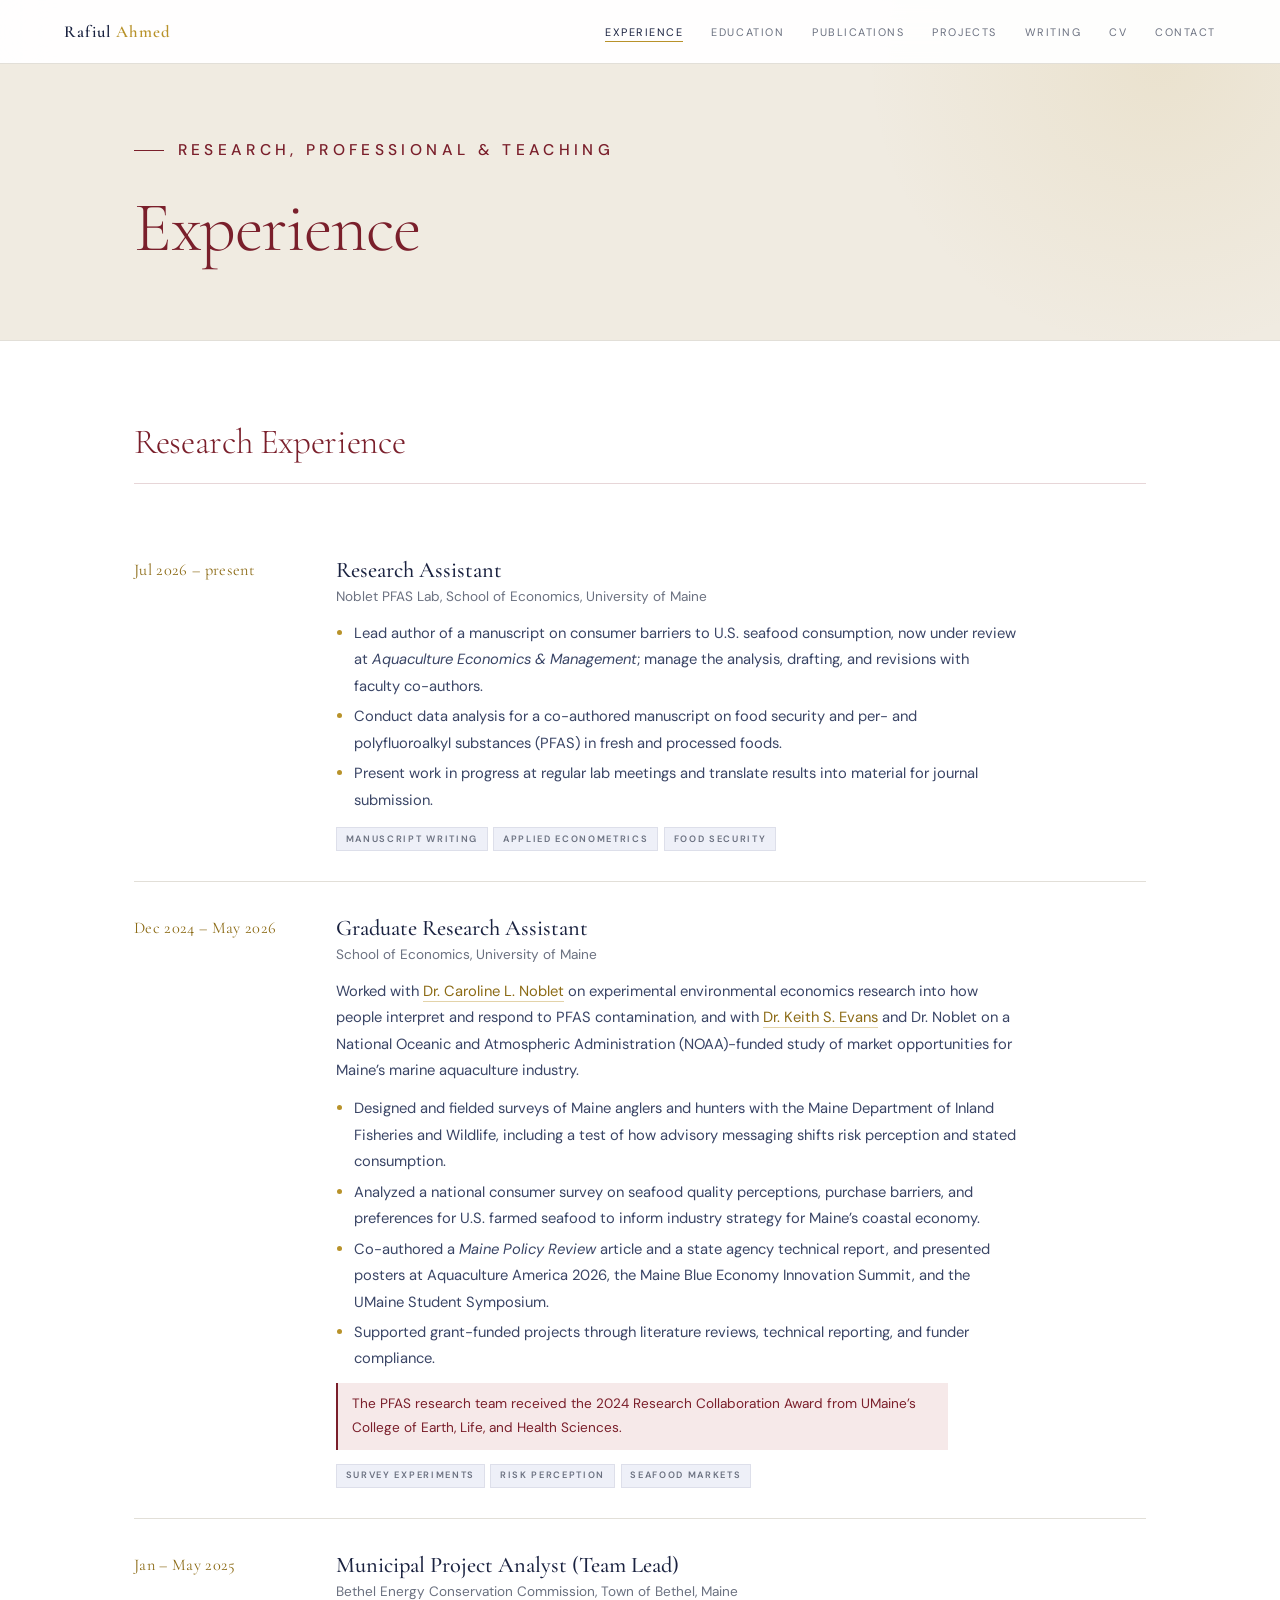
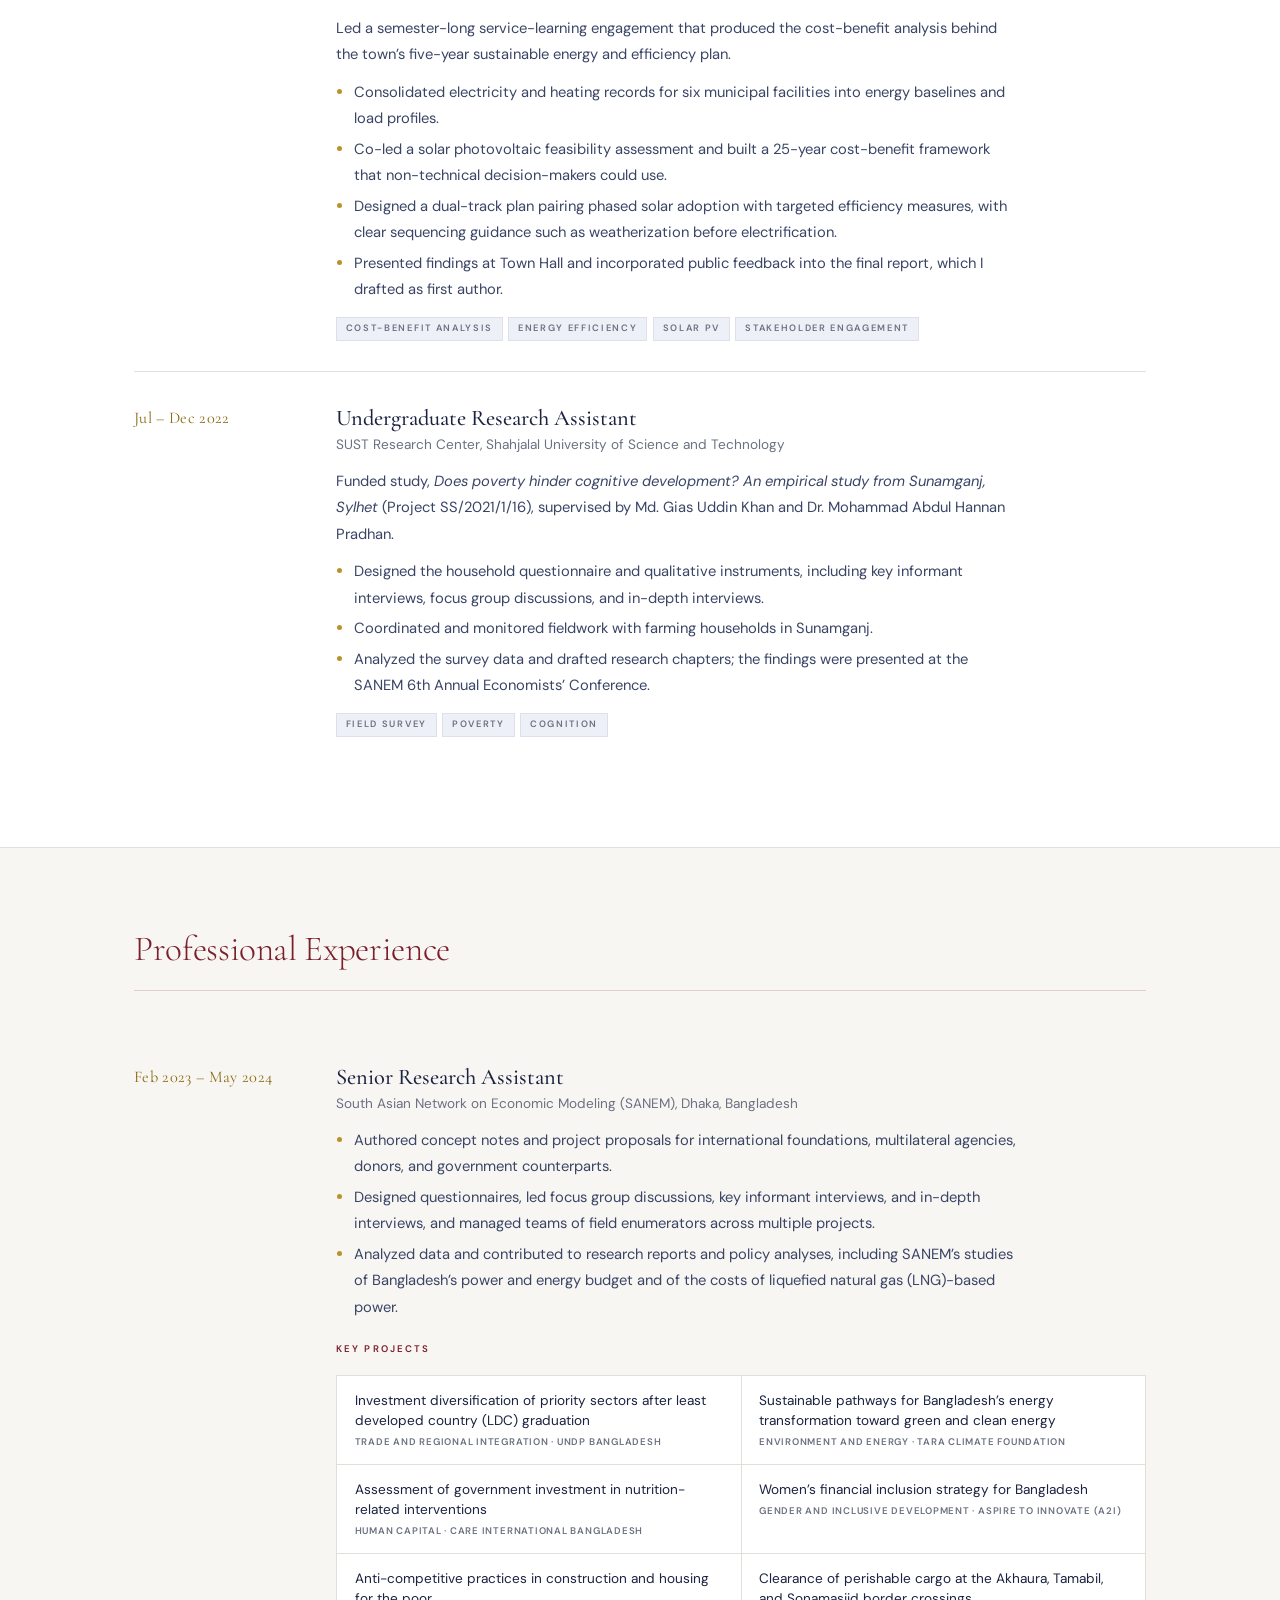
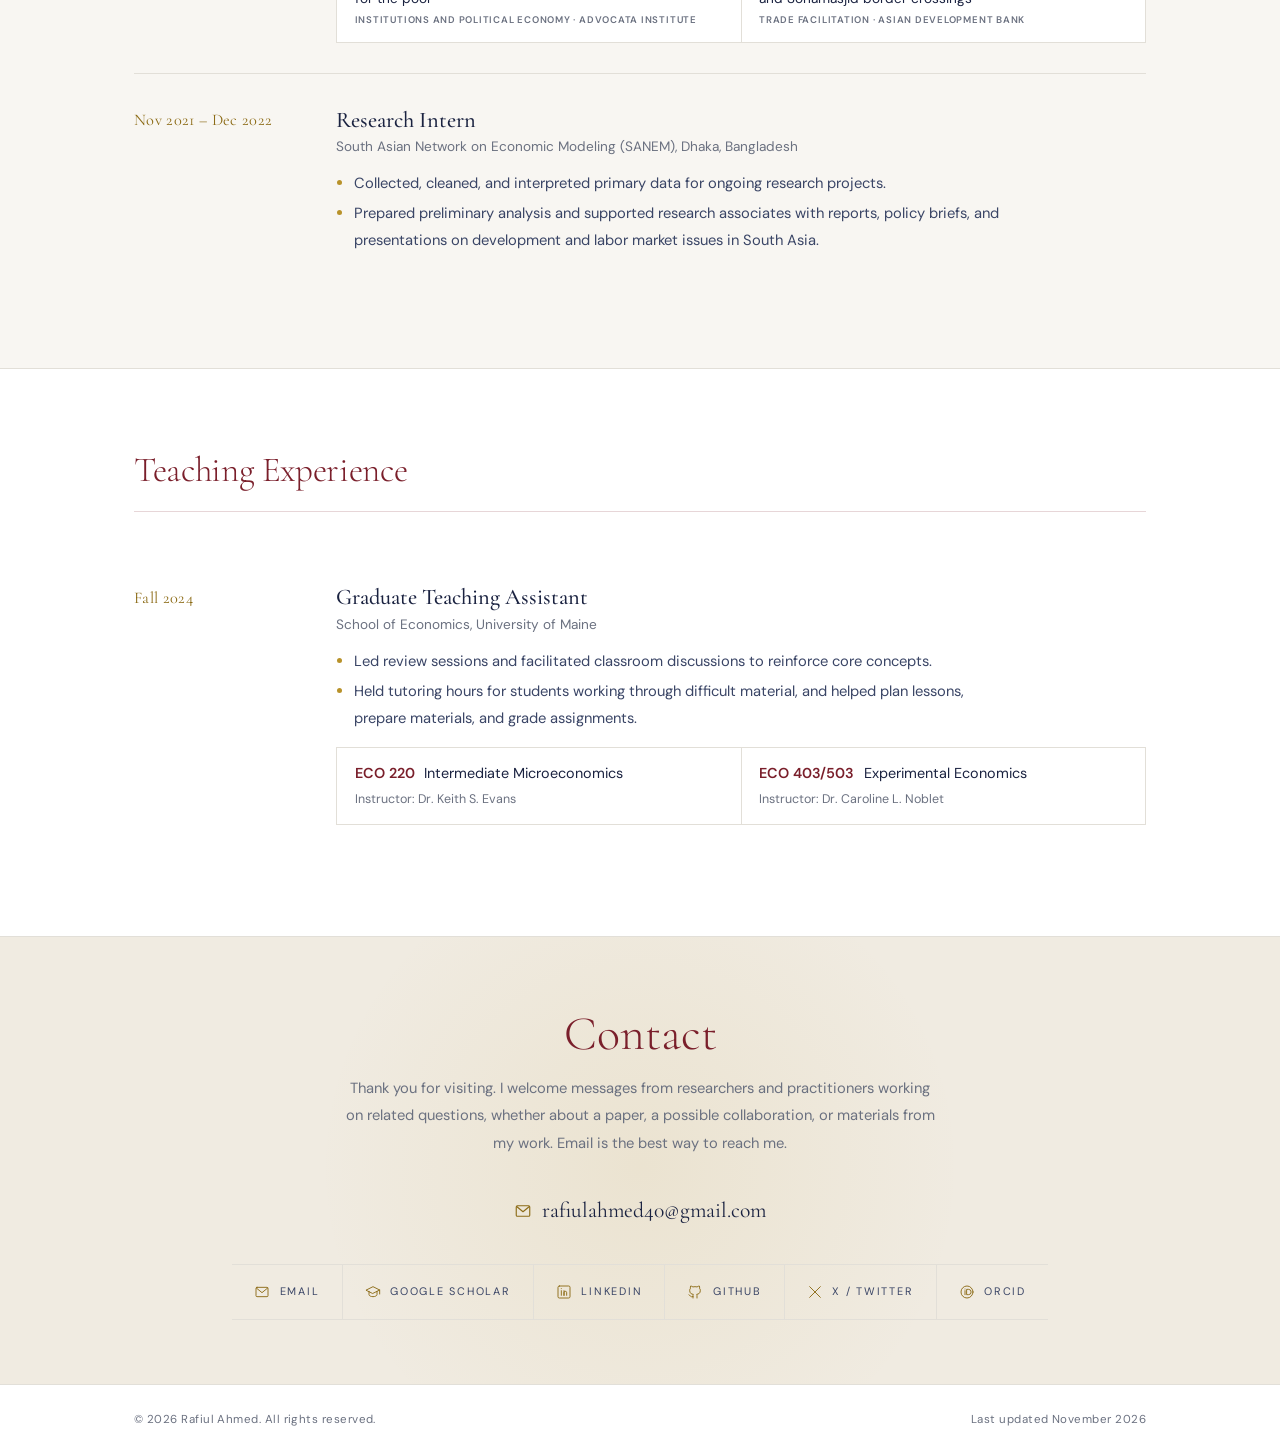
<file: experience.html>
<!DOCTYPE html>
<html lang="en">
<head>
<meta charset="UTF-8">
<meta name="viewport" content="width=device-width, initial-scale=1, viewport-fit=cover">
<link rel="icon" href="assets/images/portrait.jpg">
<title>Experience · Rafiul Ahmed</title>
<meta name="description" content="Rafiul Ahmed, applied economist. M.S. in Economics, University of Maine.">
<link rel="preconnect" href="https://fonts.googleapis.com">
<link rel="preconnect" href="https://fonts.gstatic.com" crossorigin>
<link rel="stylesheet" href="https://fonts.googleapis.com/css2?family=Cormorant+Garamond:ital,wght@0,300;0,400;0,500;0,600;1,400&family=DM+Sans:ital,opsz,wght@0,9..40,400;0,9..40,500;0,9..40,600;1,9..40,400;1,9..40,500&display=swap">
<link rel="stylesheet" href="assets/css/site.css">
</head>
<body>
<nav class="top" aria-label="Main">
  <a class="nav-logo" href="./">Rafiul <span>Ahmed</span></a>
  <ul class="nav-links">
      <li><a href="experience.html" aria-current="page">Experience</a></li>
      <li><a href="education.html">Education</a></li>
      <li><a href="publications.html">Publications</a></li>
      <li><a href="projects.html">Projects</a></li>
      <li><a href="writing.html">Writing</a></li>
      <li><a href="cv.html">CV</a></li>
      <li><a href="./#contact">Contact</a></li>
  </ul>
  <button class="nav-burger" type="button" aria-label="Menu" aria-expanded="false"><span></span><span></span><span></span></button>
</nav>
<div class="mobile-menu">
  <a href="./">Home</a>
  <a href="experience.html" aria-current="page">Experience</a>
  <a href="education.html">Education</a>
  <a href="publications.html">Publications</a>
  <a href="projects.html">Projects</a>
  <a href="writing.html">Writing</a>
  <a href="cv.html">CV</a>
  <a href="./#contact">Contact</a>
</div>
<main>
<section class="page-hero"><div class="wrap">
  <p class="hero-eyebrow">Research, Professional &amp; Teaching</p>
  <h1>Experience</h1>
  
</div></section><section class="bg-white"><div class="wrap"><div class="sec-header"><h2 class="sec-title">Research Experience</h2></div><div class="row-list"><div class="row-item">
  <div class="row-when">Jul 2026 – present</div>
  <div class="row-body"><h3>Research Assistant</h3><div class="row-org">Noblet PFAS Lab, School of Economics, University of Maine</div><ul><li>Lead author of a manuscript on consumer barriers to U.S. seafood consumption, now under review at <em>Aquaculture Economics &amp; Management</em>; manage the analysis, drafting, and revisions with faculty co-authors.</li><li>Conduct data analysis for a co-authored manuscript on food security and per- and polyfluoroalkyl substances (PFAS) in fresh and processed foods.</li><li>Present work in progress at regular lab meetings and translate results into material for journal submission.</li></ul><div class="pub-tags row-tags"><span class="tag">Manuscript writing</span><span class="tag">Applied econometrics</span><span class="tag">Food security</span></div></div>
</div><div class="row-item">
  <div class="row-when">Dec 2024 – May 2026</div>
  <div class="row-body"><h3>Graduate Research Assistant</h3><div class="row-org">School of Economics, University of Maine</div><p>Worked with <a href="https://umaine.edu/soe/?p=106" target="_blank" rel="noopener">Dr. Caroline L. Noblet</a> on experimental environmental economics research into how people interpret and respond to PFAS contamination, and with <a href="https://sites.google.com/maine.edu/ksevans" target="_blank" rel="noopener">Dr. Keith S. Evans</a> and Dr. Noblet on a National Oceanic and Atmospheric Administration (NOAA)-funded study of market opportunities for Maine’s marine aquaculture industry.</p><ul><li>Designed and fielded surveys of Maine anglers and hunters with the Maine Department of Inland Fisheries and Wildlife, including a test of how advisory messaging shifts risk perception and stated consumption.</li><li>Analyzed a national consumer survey on seafood quality perceptions, purchase barriers, and preferences for U.S. farmed seafood to inform industry strategy for Maine’s coastal economy.</li><li>Co-authored a <em>Maine Policy Review</em> article and a state agency technical report, and presented posters at Aquaculture America 2026, the Maine Blue Economy Innovation Summit, and the UMaine Student Symposium.</li><li>Supported grant-funded projects through literature reviews, technical reporting, and funder compliance.</li></ul><p class="row-note">The PFAS research team received the 2024 Research Collaboration Award from UMaine’s College of Earth, Life, and Health Sciences.</p><div class="pub-tags row-tags"><span class="tag">Survey experiments</span><span class="tag">Risk perception</span><span class="tag">Seafood markets</span></div></div>
</div><div class="row-item">
  <div class="row-when">Jan – May 2025</div>
  <div class="row-body"><h3>Municipal Project Analyst (Team Lead)</h3><div class="row-org">Bethel Energy Conservation Commission, Town of Bethel, Maine</div><p>Led a semester-long service-learning engagement that produced the cost-benefit analysis behind the town’s five-year sustainable energy and efficiency plan.</p><ul><li>Consolidated electricity and heating records for six municipal facilities into energy baselines and load profiles.</li><li>Co-led a solar photovoltaic feasibility assessment and built a 25-year cost-benefit framework that non-technical decision-makers could use.</li><li>Designed a dual-track plan pairing phased solar adoption with targeted efficiency measures, with clear sequencing guidance such as weatherization before electrification.</li><li>Presented findings at Town Hall and incorporated public feedback into the final report, which I drafted as first author.</li></ul><div class="pub-tags row-tags"><span class="tag">Cost-benefit analysis</span><span class="tag">Energy efficiency</span><span class="tag">Solar PV</span><span class="tag">Stakeholder engagement</span></div></div>
</div><div class="row-item">
  <div class="row-when">Jul – Dec 2022</div>
  <div class="row-body"><h3>Undergraduate Research Assistant</h3><div class="row-org">SUST Research Center, Shahjalal University of Science and Technology</div><p>Funded study, <em>Does poverty hinder cognitive development? An empirical study from Sunamganj, Sylhet</em> (Project SS/2021/1/16), supervised by Md. Gias Uddin Khan and Dr. Mohammad Abdul Hannan Pradhan.</p><ul><li>Designed the household questionnaire and qualitative instruments, including key informant interviews, focus group discussions, and in-depth interviews.</li><li>Coordinated and monitored fieldwork with farming households in Sunamganj.</li><li>Analyzed the survey data and drafted research chapters; the findings were presented at the SANEM 6th Annual Economists’ Conference.</li></ul><div class="pub-tags row-tags"><span class="tag">Field survey</span><span class="tag">Poverty</span><span class="tag">Cognition</span></div></div>
</div></div></div></section>
<section class="bg-cream"><div class="wrap"><div class="sec-header"><h2 class="sec-title">Professional Experience</h2></div><div class="row-list"><div class="row-item">
  <div class="row-when">Feb 2023 – May 2024</div>
  <div class="row-body"><h3>Senior Research Assistant</h3><div class="row-org">South Asian Network on Economic Modeling (SANEM), Dhaka, Bangladesh</div><ul><li>Authored concept notes and project proposals for international foundations, multilateral agencies, donors, and government counterparts.</li><li>Designed questionnaires, led focus group discussions, key informant interviews, and in-depth interviews, and managed teams of field enumerators across multiple projects.</li><li>Analyzed data and contributed to research reports and policy analyses, including SANEM’s studies of Bangladesh’s power and energy budget and of the costs of liquefied natural gas (LNG)-based power.</li></ul><p class="partners-label">Key projects</p><div class="partners"><div>Investment diversification of priority sectors after least developed country (LDC) graduation<span>Trade and regional integration · UNDP Bangladesh</span></div><div>Sustainable pathways for Bangladesh’s energy transformation toward green and clean energy<span>Environment and energy · Tara Climate Foundation</span></div><div>Assessment of government investment in nutrition-related interventions<span>Human capital · CARE International Bangladesh</span></div><div>Women’s financial inclusion strategy for Bangladesh<span>Gender and inclusive development · Aspire to Innovate (a2i)</span></div><div>Anti-competitive practices in construction and housing for the poor<span>Institutions and political economy · Advocata Institute</span></div><div>Clearance of perishable cargo at the Akhaura, Tamabil, and Sonamasjid border crossings<span>Trade facilitation · Asian Development Bank</span></div></div></div>
</div><div class="row-item">
  <div class="row-when">Nov 2021 – Dec 2022</div>
  <div class="row-body"><h3>Research Intern</h3><div class="row-org">South Asian Network on Economic Modeling (SANEM), Dhaka, Bangladesh</div><ul><li>Collected, cleaned, and interpreted primary data for ongoing research projects.</li><li>Prepared preliminary analysis and supported research associates with reports, policy briefs, and presentations on development and labor market issues in South Asia.</li></ul></div>
</div></div></div></section>
<section class="bg-white"><div class="wrap"><div class="sec-header"><h2 class="sec-title">Teaching Experience</h2></div><div class="row-list"><div class="row-item">
  <div class="row-when">Fall 2024</div>
  <div class="row-body"><h3>Graduate Teaching Assistant</h3><div class="row-org">School of Economics, University of Maine</div><ul><li>Led review sessions and facilitated classroom discussions to reinforce core concepts.</li><li>Held tutoring hours for students working through difficult material, and helped plan lessons, prepare materials, and grade assignments.</li></ul><div class="courses"><div><b>ECO 220</b> Intermediate Microeconomics<span>Instructor: Dr. Keith S. Evans</span></div><div><b>ECO 403/503</b> Experimental Economics<span>Instructor: Dr. Caroline L. Noblet</span></div></div></div>
</div></div></div></section>
<section class="contact-bg" id="contact"><div class="contact-inner">
  <h2 class="contact-title">Contact</h2>
  <p class="contact-desc">Thank you for visiting. I welcome messages from researchers and practitioners working on related questions, whether about a paper, a possible collaboration, or materials from my work. Email is the best way to reach me.</p>
  <p class="contact-email"><svg viewBox="0 0 24 24" aria-hidden="true"><rect x="3" y="5" width="18" height="14" rx="1.5"/><path d="M3.5 6l8.5 7 8.5-7"/></svg><a href="mailto:rafiulahmed40@gmail.com">rafiulahmed40@gmail.com</a></p>
  <div class="social-row">
    <a class="social-link" href="mailto:rafiulahmed40@gmail.com"><svg viewBox="0 0 24 24" aria-hidden="true"><rect x="3" y="5" width="18" height="14" rx="1.5"/><path d="M3.5 6l8.5 7 8.5-7"/></svg><span>Email</span></a>
    <a class="social-link" href="https://scholar.google.com/citations?hl=en&amp;user=I9JeJ0cAAAAJ" target="_blank" rel="noopener"><svg viewBox="0 0 24 24" aria-hidden="true"><path d="M2 9l10-5 10 5-10 5z"/><path d="M6 11v5c0 1.5 2.7 3 6 3s6-1.5 6-3v-5"/><path d="M22 9v6"/></svg><span>Google Scholar</span></a>
    <a class="social-link" href="https://www.linkedin.com/in/rafiulahmed/" target="_blank" rel="noopener"><svg viewBox="0 0 24 24" aria-hidden="true"><rect x="3" y="3" width="18" height="18" rx="2"/><path d="M8 10v7M8 7v.01M12 17v-4a2 2 0 014 0v4M12 10v7"/></svg><span>LinkedIn</span></a>
    <a class="social-link" href="https://github.com/rafiul05" target="_blank" rel="noopener"><svg viewBox="0 0 24 24" aria-hidden="true"><path d="M9 19c-4.3 1.4-4.3-2.5-6-3m12 5v-3.5c0-1 .1-1.4-.5-2 2.8-.3 5.5-1.4 5.5-6a4.6 4.6 0 00-1.3-3.2 4.2 4.2 0 00-.1-3.2s-1.1-.3-3.5 1.3a12 12 0 00-6.2 0C6.5 2.8 5.4 3.1 5.4 3.1a4.2 4.2 0 00-.1 3.2A4.6 4.6 0 004 9.5c0 4.6 2.7 5.7 5.5 6-.6.6-.6 1.2-.5 2V21"/></svg><span>GitHub</span></a>
    <a class="social-link" href="https://x.com/rafiulahmed40" target="_blank" rel="noopener"><svg viewBox="0 0 24 24" aria-hidden="true"><path d="M4 4l16 16M20 4L4 20"/></svg><span>X / Twitter</span></a>
    <a class="social-link" href="https://orcid.org/0009-0001-6756-4623" target="_blank" rel="noopener"><svg viewBox="0 0 24 24" aria-hidden="true"><circle cx="12" cy="12" r="9"/><path d="M9 10v6M9 7.5v.01M12 8h2.2a4 4 0 010 8H12z"/></svg><span>ORCID</span></a>
  </div>
</div></section>
</main>
<footer><div class="footer-inner"><span>© 2026 Rafiul Ahmed. All rights reserved.</span><span>Last updated November 2026</span></div></footer>
<script>
(function(){var b=document.querySelector('.nav-burger'),m=document.querySelector('.mobile-menu');if(!b||!m)return;
b.addEventListener('click',function(){var o=m.classList.toggle('open');b.setAttribute('aria-expanded',o?'true':'false');});
m.addEventListener('click',function(ev){if(ev.target.tagName==='A'){m.classList.remove('open');b.setAttribute('aria-expanded','false');}});})();
</script>
</body>
</html>
</file>
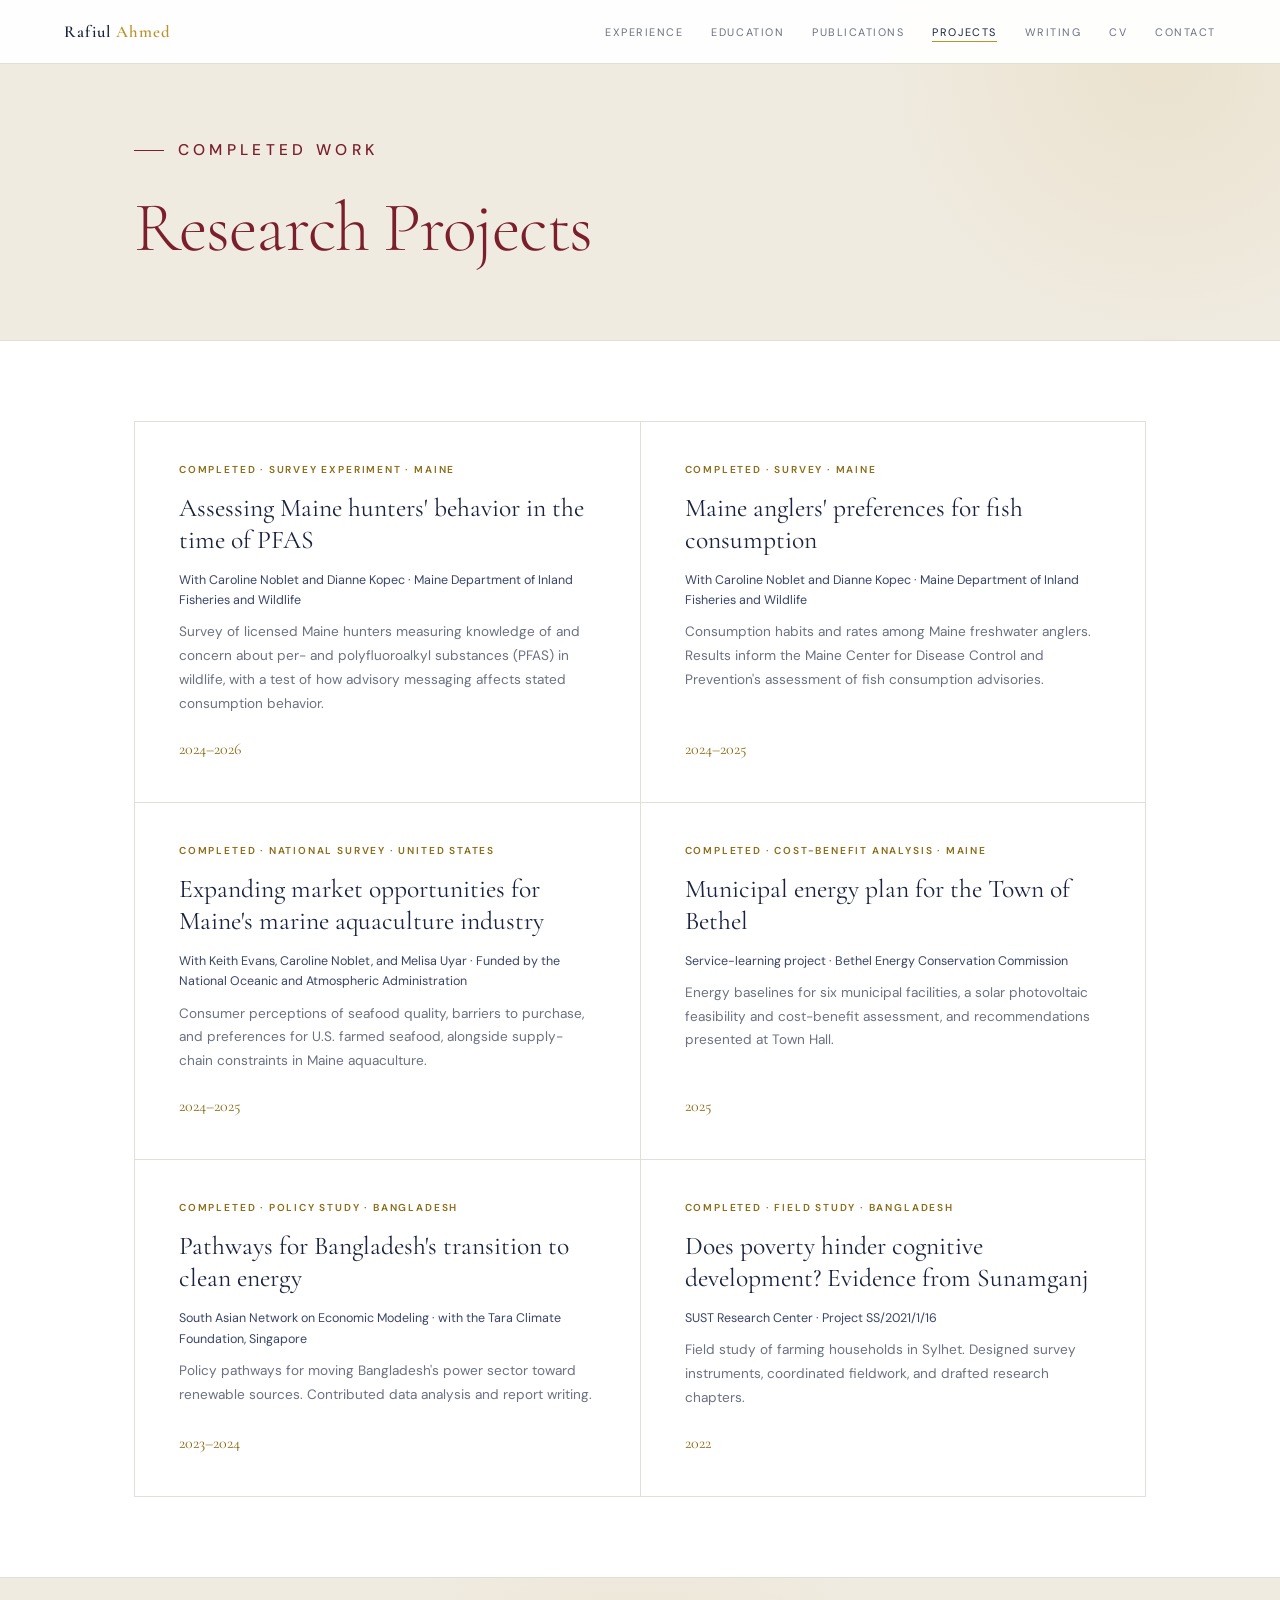
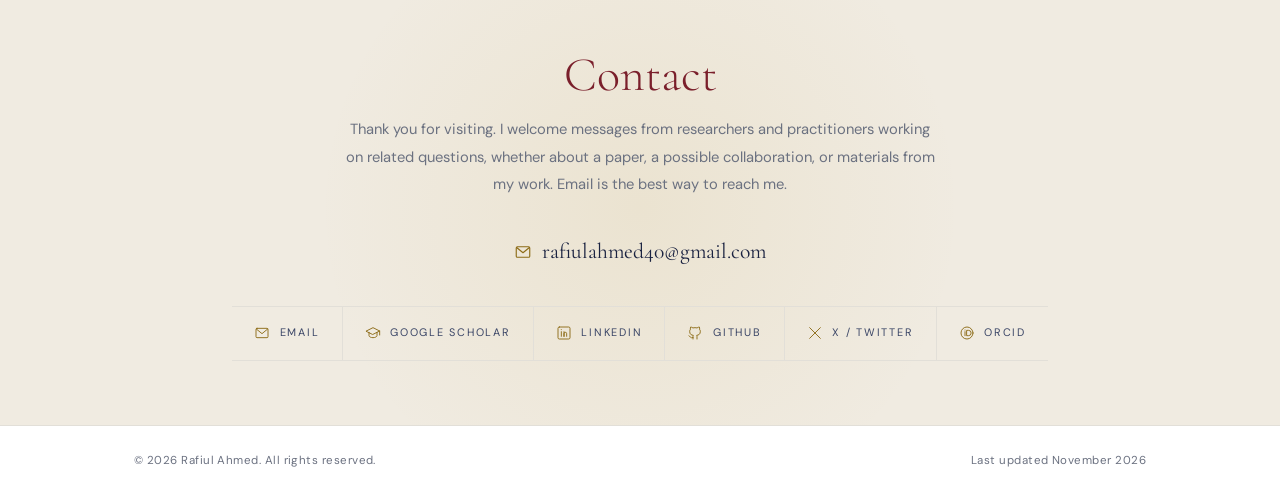
<file: projects.html>
<!DOCTYPE html>
<html lang="en">
<head>
<meta charset="UTF-8">
<meta name="viewport" content="width=device-width, initial-scale=1, viewport-fit=cover">
<link rel="icon" href="assets/images/portrait.jpg">
<title>Projects · Rafiul Ahmed</title>
<meta name="description" content="Rafiul Ahmed, applied economist. M.S. in Economics, University of Maine.">
<link rel="preconnect" href="https://fonts.googleapis.com">
<link rel="preconnect" href="https://fonts.gstatic.com" crossorigin>
<link rel="stylesheet" href="https://fonts.googleapis.com/css2?family=Cormorant+Garamond:ital,wght@0,300;0,400;0,500;0,600;1,400&family=DM+Sans:ital,opsz,wght@0,9..40,400;0,9..40,500;0,9..40,600;1,9..40,400;1,9..40,500&display=swap">
<link rel="stylesheet" href="assets/css/site.css">
</head>
<body>
<nav class="top" aria-label="Main">
  <a class="nav-logo" href="./">Rafiul <span>Ahmed</span></a>
  <ul class="nav-links">
      <li><a href="experience.html">Experience</a></li>
      <li><a href="education.html">Education</a></li>
      <li><a href="publications.html">Publications</a></li>
      <li><a href="projects.html" aria-current="page">Projects</a></li>
      <li><a href="writing.html">Writing</a></li>
      <li><a href="cv.html">CV</a></li>
      <li><a href="./#contact">Contact</a></li>
  </ul>
  <button class="nav-burger" type="button" aria-label="Menu" aria-expanded="false"><span></span><span></span><span></span></button>
</nav>
<div class="mobile-menu">
  <a href="./">Home</a>
  <a href="experience.html">Experience</a>
  <a href="education.html">Education</a>
  <a href="publications.html">Publications</a>
  <a href="projects.html" aria-current="page">Projects</a>
  <a href="writing.html">Writing</a>
  <a href="cv.html">CV</a>
  <a href="./#contact">Contact</a>
</div>
<main>
<section class="page-hero"><div class="wrap">
  <p class="hero-eyebrow">Completed Work</p>
  <h1>Research Projects</h1>
  
</div></section><section class="bg-white"><div class="wrap"><div class="project-grid"><div class="project-card">
  <div class="proj-type">Completed · Survey experiment · Maine</div>
  <h3>Assessing Maine hunters' behavior in the time of PFAS</h3>
  <div class="proj-who">With Caroline Noblet and Dianne Kopec · Maine Department of Inland Fisheries and Wildlife</div>
  <p>Survey of licensed Maine hunters measuring knowledge of and concern about per- and polyfluoroalkyl substances (PFAS) in wildlife, with a test of how advisory messaging affects stated consumption behavior.</p>
  <div class="proj-years">2024–2026</div>
</div>
<div class="project-card">
  <div class="proj-type">Completed · Survey · Maine</div>
  <h3>Maine anglers' preferences for fish consumption</h3>
  <div class="proj-who">With Caroline Noblet and Dianne Kopec · Maine Department of Inland Fisheries and Wildlife</div>
  <p>Consumption habits and rates among Maine freshwater anglers. Results inform the Maine Center for Disease Control and Prevention's assessment of fish consumption advisories.</p>
  <div class="proj-years">2024–2025</div>
</div>
<div class="project-card">
  <div class="proj-type">Completed · National survey · United States</div>
  <h3>Expanding market opportunities for Maine's marine aquaculture industry</h3>
  <div class="proj-who">With Keith Evans, Caroline Noblet, and Melisa Uyar · Funded by the National Oceanic and Atmospheric Administration</div>
  <p>Consumer perceptions of seafood quality, barriers to purchase, and preferences for U.S. farmed seafood, alongside supply-chain constraints in Maine aquaculture.</p>
  <div class="proj-years">2024–2025</div>
</div>
<div class="project-card">
  <div class="proj-type">Completed · Cost-benefit analysis · Maine</div>
  <h3>Municipal energy plan for the Town of Bethel</h3>
  <div class="proj-who">Service-learning project · Bethel Energy Conservation Commission</div>
  <p>Energy baselines for six municipal facilities, a solar photovoltaic feasibility and cost-benefit assessment, and recommendations presented at Town Hall.</p>
  <div class="proj-years">2025</div>
</div>
<div class="project-card">
  <div class="proj-type">Completed · Policy study · Bangladesh</div>
  <h3>Pathways for Bangladesh's transition to clean energy</h3>
  <div class="proj-who">South Asian Network on Economic Modeling · with the Tara Climate Foundation, Singapore</div>
  <p>Policy pathways for moving Bangladesh's power sector toward renewable sources. Contributed data analysis and report writing.</p>
  <div class="proj-years">2023–2024</div>
</div>
<div class="project-card">
  <div class="proj-type">Completed · Field study · Bangladesh</div>
  <h3>Does poverty hinder cognitive development? Evidence from Sunamganj</h3>
  <div class="proj-who">SUST Research Center · Project SS/2021/1/16</div>
  <p>Field study of farming households in Sylhet. Designed survey instruments, coordinated fieldwork, and drafted research chapters.</p>
  <div class="proj-years">2022</div>
</div></div></div></section>
<section class="contact-bg" id="contact"><div class="contact-inner">
  <h2 class="contact-title">Contact</h2>
  <p class="contact-desc">Thank you for visiting. I welcome messages from researchers and practitioners working on related questions, whether about a paper, a possible collaboration, or materials from my work. Email is the best way to reach me.</p>
  <p class="contact-email"><svg viewBox="0 0 24 24" aria-hidden="true"><rect x="3" y="5" width="18" height="14" rx="1.5"/><path d="M3.5 6l8.5 7 8.5-7"/></svg><a href="mailto:rafiulahmed40@gmail.com">rafiulahmed40@gmail.com</a></p>
  <div class="social-row">
    <a class="social-link" href="mailto:rafiulahmed40@gmail.com"><svg viewBox="0 0 24 24" aria-hidden="true"><rect x="3" y="5" width="18" height="14" rx="1.5"/><path d="M3.5 6l8.5 7 8.5-7"/></svg><span>Email</span></a>
    <a class="social-link" href="https://scholar.google.com/citations?hl=en&amp;user=I9JeJ0cAAAAJ" target="_blank" rel="noopener"><svg viewBox="0 0 24 24" aria-hidden="true"><path d="M2 9l10-5 10 5-10 5z"/><path d="M6 11v5c0 1.5 2.7 3 6 3s6-1.5 6-3v-5"/><path d="M22 9v6"/></svg><span>Google Scholar</span></a>
    <a class="social-link" href="https://www.linkedin.com/in/rafiulahmed/" target="_blank" rel="noopener"><svg viewBox="0 0 24 24" aria-hidden="true"><rect x="3" y="3" width="18" height="18" rx="2"/><path d="M8 10v7M8 7v.01M12 17v-4a2 2 0 014 0v4M12 10v7"/></svg><span>LinkedIn</span></a>
    <a class="social-link" href="https://github.com/rafiul05" target="_blank" rel="noopener"><svg viewBox="0 0 24 24" aria-hidden="true"><path d="M9 19c-4.3 1.4-4.3-2.5-6-3m12 5v-3.5c0-1 .1-1.4-.5-2 2.8-.3 5.5-1.4 5.5-6a4.6 4.6 0 00-1.3-3.2 4.2 4.2 0 00-.1-3.2s-1.1-.3-3.5 1.3a12 12 0 00-6.2 0C6.5 2.8 5.4 3.1 5.4 3.1a4.2 4.2 0 00-.1 3.2A4.6 4.6 0 004 9.5c0 4.6 2.7 5.7 5.5 6-.6.6-.6 1.2-.5 2V21"/></svg><span>GitHub</span></a>
    <a class="social-link" href="https://x.com/rafiulahmed40" target="_blank" rel="noopener"><svg viewBox="0 0 24 24" aria-hidden="true"><path d="M4 4l16 16M20 4L4 20"/></svg><span>X / Twitter</span></a>
    <a class="social-link" href="https://orcid.org/0009-0001-6756-4623" target="_blank" rel="noopener"><svg viewBox="0 0 24 24" aria-hidden="true"><circle cx="12" cy="12" r="9"/><path d="M9 10v6M9 7.5v.01M12 8h2.2a4 4 0 010 8H12z"/></svg><span>ORCID</span></a>
  </div>
</div></section>
</main>
<footer><div class="footer-inner"><span>© 2026 Rafiul Ahmed. All rights reserved.</span><span>Last updated November 2026</span></div></footer>
<script>
(function(){var b=document.querySelector('.nav-burger'),m=document.querySelector('.mobile-menu');if(!b||!m)return;
b.addEventListener('click',function(){var o=m.classList.toggle('open');b.setAttribute('aria-expanded',o?'true':'false');});
m.addEventListener('click',function(ev){if(ev.target.tagName==='A'){m.classList.remove('open');b.setAttribute('aria-expanded','false');}});})();
</script>
</body>
</html>
</file>
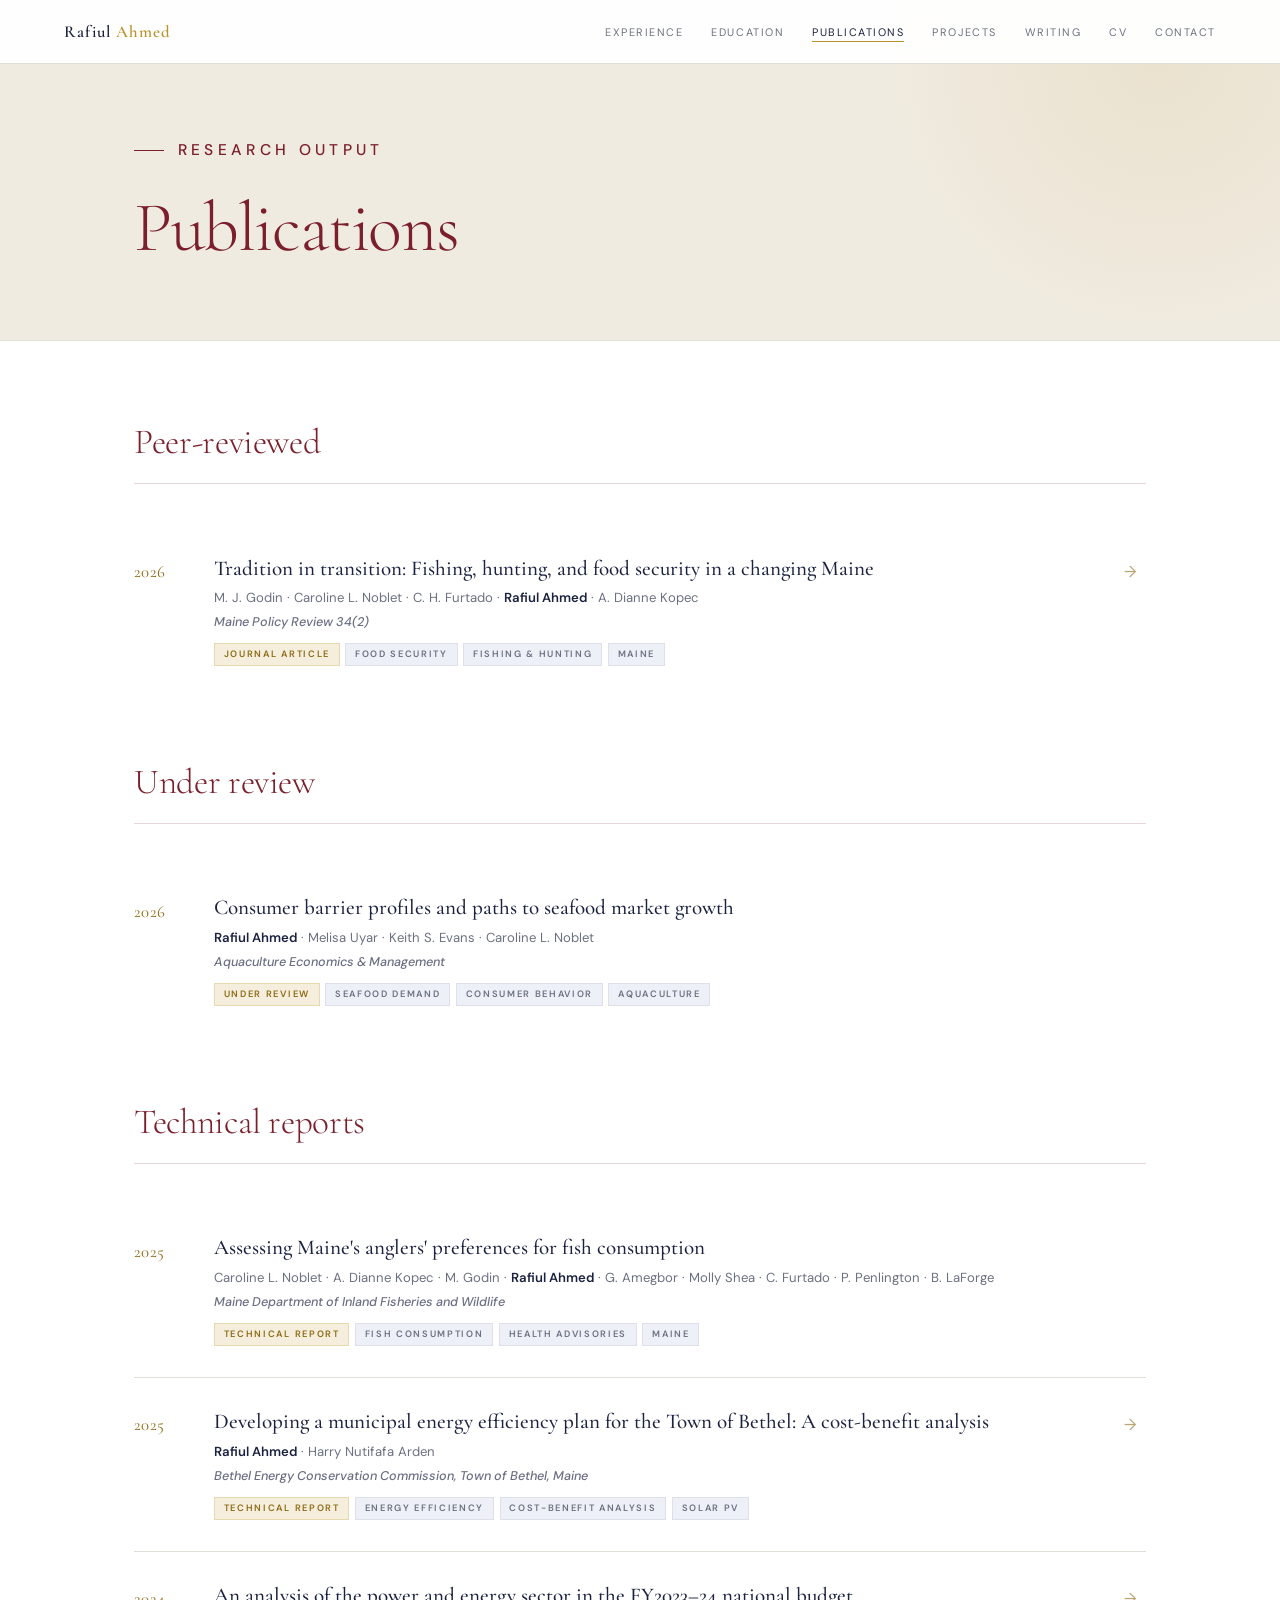
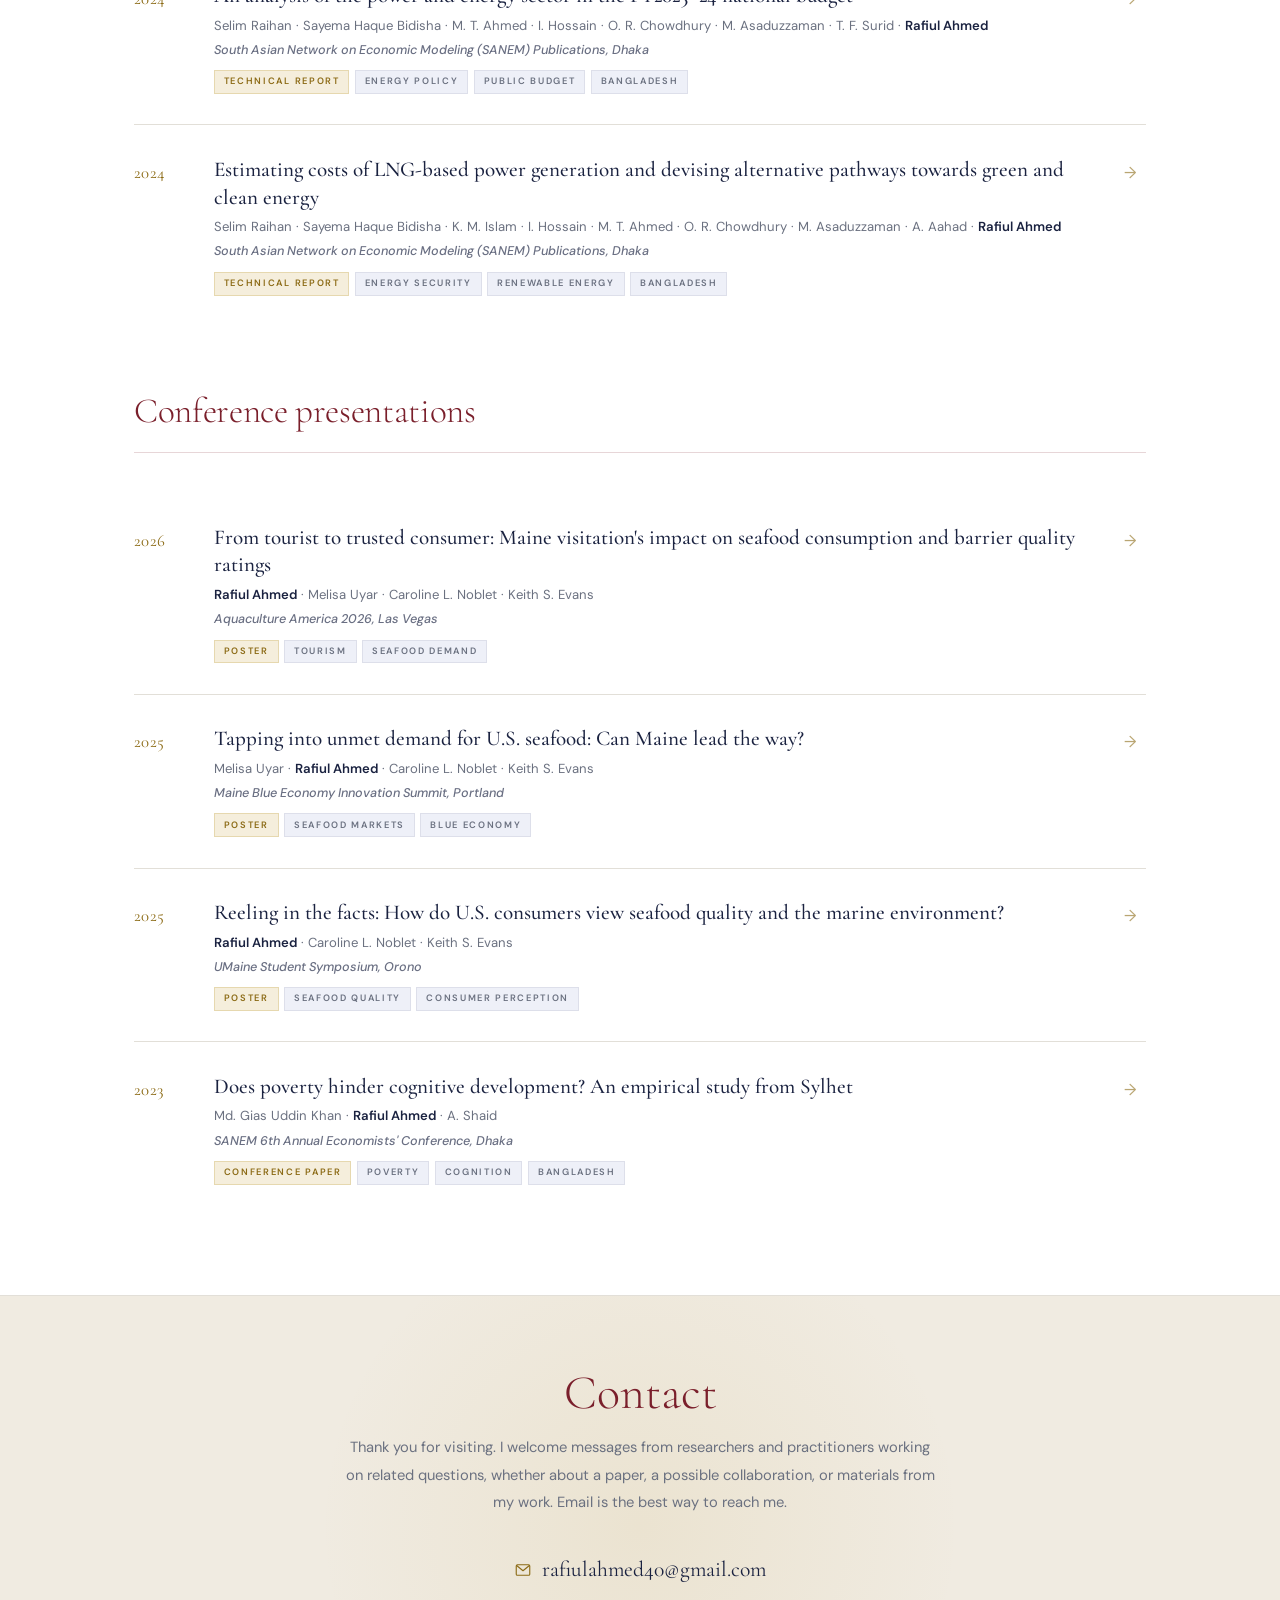
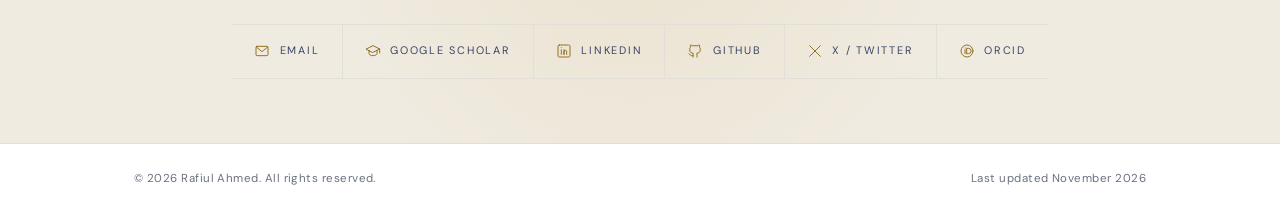
<file: publications.html>
<!DOCTYPE html>
<html lang="en">
<head>
<meta charset="UTF-8">
<meta name="viewport" content="width=device-width, initial-scale=1, viewport-fit=cover">
<link rel="icon" href="assets/images/portrait.jpg">
<title>Publications · Rafiul Ahmed</title>
<meta name="description" content="Rafiul Ahmed, applied economist. M.S. in Economics, University of Maine.">
<link rel="preconnect" href="https://fonts.googleapis.com">
<link rel="preconnect" href="https://fonts.gstatic.com" crossorigin>
<link rel="stylesheet" href="https://fonts.googleapis.com/css2?family=Cormorant+Garamond:ital,wght@0,300;0,400;0,500;0,600;1,400&family=DM+Sans:ital,opsz,wght@0,9..40,400;0,9..40,500;0,9..40,600;1,9..40,400;1,9..40,500&display=swap">
<link rel="stylesheet" href="assets/css/site.css">
</head>
<body>
<nav class="top" aria-label="Main">
  <a class="nav-logo" href="./">Rafiul <span>Ahmed</span></a>
  <ul class="nav-links">
      <li><a href="experience.html">Experience</a></li>
      <li><a href="education.html">Education</a></li>
      <li><a href="publications.html" aria-current="page">Publications</a></li>
      <li><a href="projects.html">Projects</a></li>
      <li><a href="writing.html">Writing</a></li>
      <li><a href="cv.html">CV</a></li>
      <li><a href="./#contact">Contact</a></li>
  </ul>
  <button class="nav-burger" type="button" aria-label="Menu" aria-expanded="false"><span></span><span></span><span></span></button>
</nav>
<div class="mobile-menu">
  <a href="./">Home</a>
  <a href="experience.html">Experience</a>
  <a href="education.html">Education</a>
  <a href="publications.html" aria-current="page">Publications</a>
  <a href="projects.html">Projects</a>
  <a href="writing.html">Writing</a>
  <a href="cv.html">CV</a>
  <a href="./#contact">Contact</a>
</div>
<main>
<section class="page-hero"><div class="wrap">
  <p class="hero-eyebrow">Research Output</p>
  <h1>Publications</h1>
  
</div></section><section class="bg-white"><div class="wrap"><div class="pub-group">
  <div class="sec-header"><h2 class="sec-title">Peer-reviewed</h2></div>
  <div class="pub-list">
<a class="pub-item" href="https://digitalcommons.library.umaine.edu/mpr/vol34/iss2/12/" target="_blank" rel="noopener">
  <div class="pub-year">2026</div>
  <div class="pub-content">
    <h3>Tradition in transition: Fishing, hunting, and food security in a changing Maine</h3>
    <div class="pub-authors">M. J. Godin · Caroline L. Noblet · C. H. Furtado · <b>Rafiul Ahmed</b> · A. Dianne Kopec</div>
    <div class="pub-journal">Maine Policy Review 34(2)</div>
    <div class="pub-tags"><span class="tag g">Journal article</span><span class="tag">Food security</span><span class="tag">Fishing &amp; hunting</span><span class="tag">Maine</span></div>
  </div>
  <span class="pub-arrow" aria-hidden="true">→</span>
</a>
  </div>
</div><div class="pub-group">
  <div class="sec-header"><h2 class="sec-title">Under review</h2></div>
  <div class="pub-list">
<div class="pub-item">
  <div class="pub-year">2026</div>
  <div class="pub-content">
    <h3>Consumer barrier profiles and paths to seafood market growth</h3>
    <div class="pub-authors"><b>Rafiul Ahmed</b> · Melisa Uyar · Keith S. Evans · Caroline L. Noblet</div>
    <div class="pub-journal">Aquaculture Economics &amp; Management</div>
    <div class="pub-tags"><span class="tag g">Under review</span><span class="tag">Seafood demand</span><span class="tag">Consumer behavior</span><span class="tag">Aquaculture</span></div>
  </div>
  <span></span>
</div>
  </div>
</div><div class="pub-group">
  <div class="sec-header"><h2 class="sec-title">Technical reports</h2></div>
  <div class="pub-list">
<div class="pub-item">
  <div class="pub-year">2025</div>
  <div class="pub-content">
    <h3>Assessing Maine's anglers' preferences for fish consumption</h3>
    <div class="pub-authors">Caroline L. Noblet · A. Dianne Kopec · M. Godin · <b>Rafiul Ahmed</b> · G. Amegbor · Molly Shea · C. Furtado · P. Penlington · B. LaForge</div>
    <div class="pub-journal">Maine Department of Inland Fisheries and Wildlife</div>
    <div class="pub-tags"><span class="tag g">Technical report</span><span class="tag">Fish consumption</span><span class="tag">Health advisories</span><span class="tag">Maine</span></div>
  </div>
  <span></span>
</div>
<a class="pub-item" href="https://drive.google.com/file/d/1BT0rYScRRUvx29HPhmSq9BgzeN6ziE8F/view?usp=sharing" target="_blank" rel="noopener">
  <div class="pub-year">2025</div>
  <div class="pub-content">
    <h3>Developing a municipal energy efficiency plan for the Town of Bethel: A cost-benefit analysis</h3>
    <div class="pub-authors"><b>Rafiul Ahmed</b> · Harry Nutifafa Arden</div>
    <div class="pub-journal">Bethel Energy Conservation Commission, Town of Bethel, Maine</div>
    <div class="pub-tags"><span class="tag g">Technical report</span><span class="tag">Energy efficiency</span><span class="tag">Cost-benefit analysis</span><span class="tag">Solar PV</span></div>
  </div>
  <span class="pub-arrow" aria-hidden="true">→</span>
</a>
<a class="pub-item" href="https://sanemnet.org/an-analysis-of-the-power-and-energy-sector-in-the-fy2023-24-national-budget/" target="_blank" rel="noopener">
  <div class="pub-year">2024</div>
  <div class="pub-content">
    <h3>An analysis of the power and energy sector in the FY2023–24 national budget</h3>
    <div class="pub-authors">Selim Raihan · Sayema Haque Bidisha · M. T. Ahmed · I. Hossain · O. R. Chowdhury · M. Asaduzzaman · T. F. Surid · <b>Rafiul Ahmed</b></div>
    <div class="pub-journal">South Asian Network on Economic Modeling (SANEM) Publications, Dhaka</div>
    <div class="pub-tags"><span class="tag g">Technical report</span><span class="tag">Energy policy</span><span class="tag">Public budget</span><span class="tag">Bangladesh</span></div>
  </div>
  <span class="pub-arrow" aria-hidden="true">→</span>
</a>
<a class="pub-item" href="https://sanemnet.org/estimating-costs-of-lng-based-power-generation-and-devising-alternatives-pathways-towards-green-and-clean-energy/" target="_blank" rel="noopener">
  <div class="pub-year">2024</div>
  <div class="pub-content">
    <h3>Estimating costs of LNG-based power generation and devising alternative pathways towards green and clean energy</h3>
    <div class="pub-authors">Selim Raihan · Sayema Haque Bidisha · K. M. Islam · I. Hossain · M. T. Ahmed · O. R. Chowdhury · M. Asaduzzaman · A. Aahad · <b>Rafiul Ahmed</b></div>
    <div class="pub-journal">South Asian Network on Economic Modeling (SANEM) Publications, Dhaka</div>
    <div class="pub-tags"><span class="tag g">Technical report</span><span class="tag">Energy security</span><span class="tag">Renewable energy</span><span class="tag">Bangladesh</span></div>
  </div>
  <span class="pub-arrow" aria-hidden="true">→</span>
</a>
  </div>
</div><div class="pub-group">
  <div class="sec-header"><h2 class="sec-title">Conference presentations</h2></div>
  <div class="pub-list">
<a class="pub-item" href="https://drive.google.com/file/d/1NxeARxk2fppjVj-9eKSTcSUP0e134OkM/view?usp=sharing" target="_blank" rel="noopener">
  <div class="pub-year">2026</div>
  <div class="pub-content">
    <h3>From tourist to trusted consumer: Maine visitation's impact on seafood consumption and barrier quality ratings</h3>
    <div class="pub-authors"><b>Rafiul Ahmed</b> · Melisa Uyar · Caroline L. Noblet · Keith S. Evans</div>
    <div class="pub-journal">Aquaculture America 2026, Las Vegas</div>
    <div class="pub-tags"><span class="tag g">Poster</span><span class="tag">Tourism</span><span class="tag">Seafood demand</span></div>
  </div>
  <span class="pub-arrow" aria-hidden="true">→</span>
</a>
<a class="pub-item" href="https://drive.google.com/drive/folders/15Mtjx_ygOV5BqKew2PDY-EYfbgDU16EM" target="_blank" rel="noopener">
  <div class="pub-year">2025</div>
  <div class="pub-content">
    <h3>Tapping into unmet demand for U.S. seafood: Can Maine lead the way?</h3>
    <div class="pub-authors">Melisa Uyar · <b>Rafiul Ahmed</b> · Caroline L. Noblet · Keith S. Evans</div>
    <div class="pub-journal">Maine Blue Economy Innovation Summit, Portland</div>
    <div class="pub-tags"><span class="tag g">Poster</span><span class="tag">Seafood markets</span><span class="tag">Blue economy</span></div>
  </div>
  <span class="pub-arrow" aria-hidden="true">→</span>
</a>
<a class="pub-item" href="https://drive.google.com/file/d/18LKU6vJBKXFVhlpbHaD78Nb3pLH2QVWT/view?usp=sharing" target="_blank" rel="noopener">
  <div class="pub-year">2025</div>
  <div class="pub-content">
    <h3>Reeling in the facts: How do U.S. consumers view seafood quality and the marine environment?</h3>
    <div class="pub-authors"><b>Rafiul Ahmed</b> · Caroline L. Noblet · Keith S. Evans</div>
    <div class="pub-journal">UMaine Student Symposium, Orono</div>
    <div class="pub-tags"><span class="tag g">Poster</span><span class="tag">Seafood quality</span><span class="tag">Consumer perception</span></div>
  </div>
  <span class="pub-arrow" aria-hidden="true">→</span>
</a>
<a class="pub-item" href="https://drive.google.com/file/d/1me-YNTibgfNJYgKq4YtQdB6nddM2NkrY/view?usp=sharing" target="_blank" rel="noopener">
  <div class="pub-year">2023</div>
  <div class="pub-content">
    <h3>Does poverty hinder cognitive development? An empirical study from Sylhet</h3>
    <div class="pub-authors">Md. Gias Uddin Khan · <b>Rafiul Ahmed</b> · A. Shaid</div>
    <div class="pub-journal">SANEM 6th Annual Economists' Conference, Dhaka</div>
    <div class="pub-tags"><span class="tag g">Conference paper</span><span class="tag">Poverty</span><span class="tag">Cognition</span><span class="tag">Bangladesh</span></div>
  </div>
  <span class="pub-arrow" aria-hidden="true">→</span>
</a>
  </div>
</div></div></section>
<section class="contact-bg" id="contact"><div class="contact-inner">
  <h2 class="contact-title">Contact</h2>
  <p class="contact-desc">Thank you for visiting. I welcome messages from researchers and practitioners working on related questions, whether about a paper, a possible collaboration, or materials from my work. Email is the best way to reach me.</p>
  <p class="contact-email"><svg viewBox="0 0 24 24" aria-hidden="true"><rect x="3" y="5" width="18" height="14" rx="1.5"/><path d="M3.5 6l8.5 7 8.5-7"/></svg><a href="mailto:rafiulahmed40@gmail.com">rafiulahmed40@gmail.com</a></p>
  <div class="social-row">
    <a class="social-link" href="mailto:rafiulahmed40@gmail.com"><svg viewBox="0 0 24 24" aria-hidden="true"><rect x="3" y="5" width="18" height="14" rx="1.5"/><path d="M3.5 6l8.5 7 8.5-7"/></svg><span>Email</span></a>
    <a class="social-link" href="https://scholar.google.com/citations?hl=en&amp;user=I9JeJ0cAAAAJ" target="_blank" rel="noopener"><svg viewBox="0 0 24 24" aria-hidden="true"><path d="M2 9l10-5 10 5-10 5z"/><path d="M6 11v5c0 1.5 2.7 3 6 3s6-1.5 6-3v-5"/><path d="M22 9v6"/></svg><span>Google Scholar</span></a>
    <a class="social-link" href="https://www.linkedin.com/in/rafiulahmed/" target="_blank" rel="noopener"><svg viewBox="0 0 24 24" aria-hidden="true"><rect x="3" y="3" width="18" height="18" rx="2"/><path d="M8 10v7M8 7v.01M12 17v-4a2 2 0 014 0v4M12 10v7"/></svg><span>LinkedIn</span></a>
    <a class="social-link" href="https://github.com/rafiul05" target="_blank" rel="noopener"><svg viewBox="0 0 24 24" aria-hidden="true"><path d="M9 19c-4.3 1.4-4.3-2.5-6-3m12 5v-3.5c0-1 .1-1.4-.5-2 2.8-.3 5.5-1.4 5.5-6a4.6 4.6 0 00-1.3-3.2 4.2 4.2 0 00-.1-3.2s-1.1-.3-3.5 1.3a12 12 0 00-6.2 0C6.5 2.8 5.4 3.1 5.4 3.1a4.2 4.2 0 00-.1 3.2A4.6 4.6 0 004 9.5c0 4.6 2.7 5.7 5.5 6-.6.6-.6 1.2-.5 2V21"/></svg><span>GitHub</span></a>
    <a class="social-link" href="https://x.com/rafiulahmed40" target="_blank" rel="noopener"><svg viewBox="0 0 24 24" aria-hidden="true"><path d="M4 4l16 16M20 4L4 20"/></svg><span>X / Twitter</span></a>
    <a class="social-link" href="https://orcid.org/0009-0001-6756-4623" target="_blank" rel="noopener"><svg viewBox="0 0 24 24" aria-hidden="true"><circle cx="12" cy="12" r="9"/><path d="M9 10v6M9 7.5v.01M12 8h2.2a4 4 0 010 8H12z"/></svg><span>ORCID</span></a>
  </div>
</div></section>
</main>
<footer><div class="footer-inner"><span>© 2026 Rafiul Ahmed. All rights reserved.</span><span>Last updated November 2026</span></div></footer>
<script>
(function(){var b=document.querySelector('.nav-burger'),m=document.querySelector('.mobile-menu');if(!b||!m)return;
b.addEventListener('click',function(){var o=m.classList.toggle('open');b.setAttribute('aria-expanded',o?'true':'false');});
m.addEventListener('click',function(ev){if(ev.target.tagName==='A'){m.classList.remove('open');b.setAttribute('aria-expanded','false');}});})();
</script>
</body>
</html>
</file>
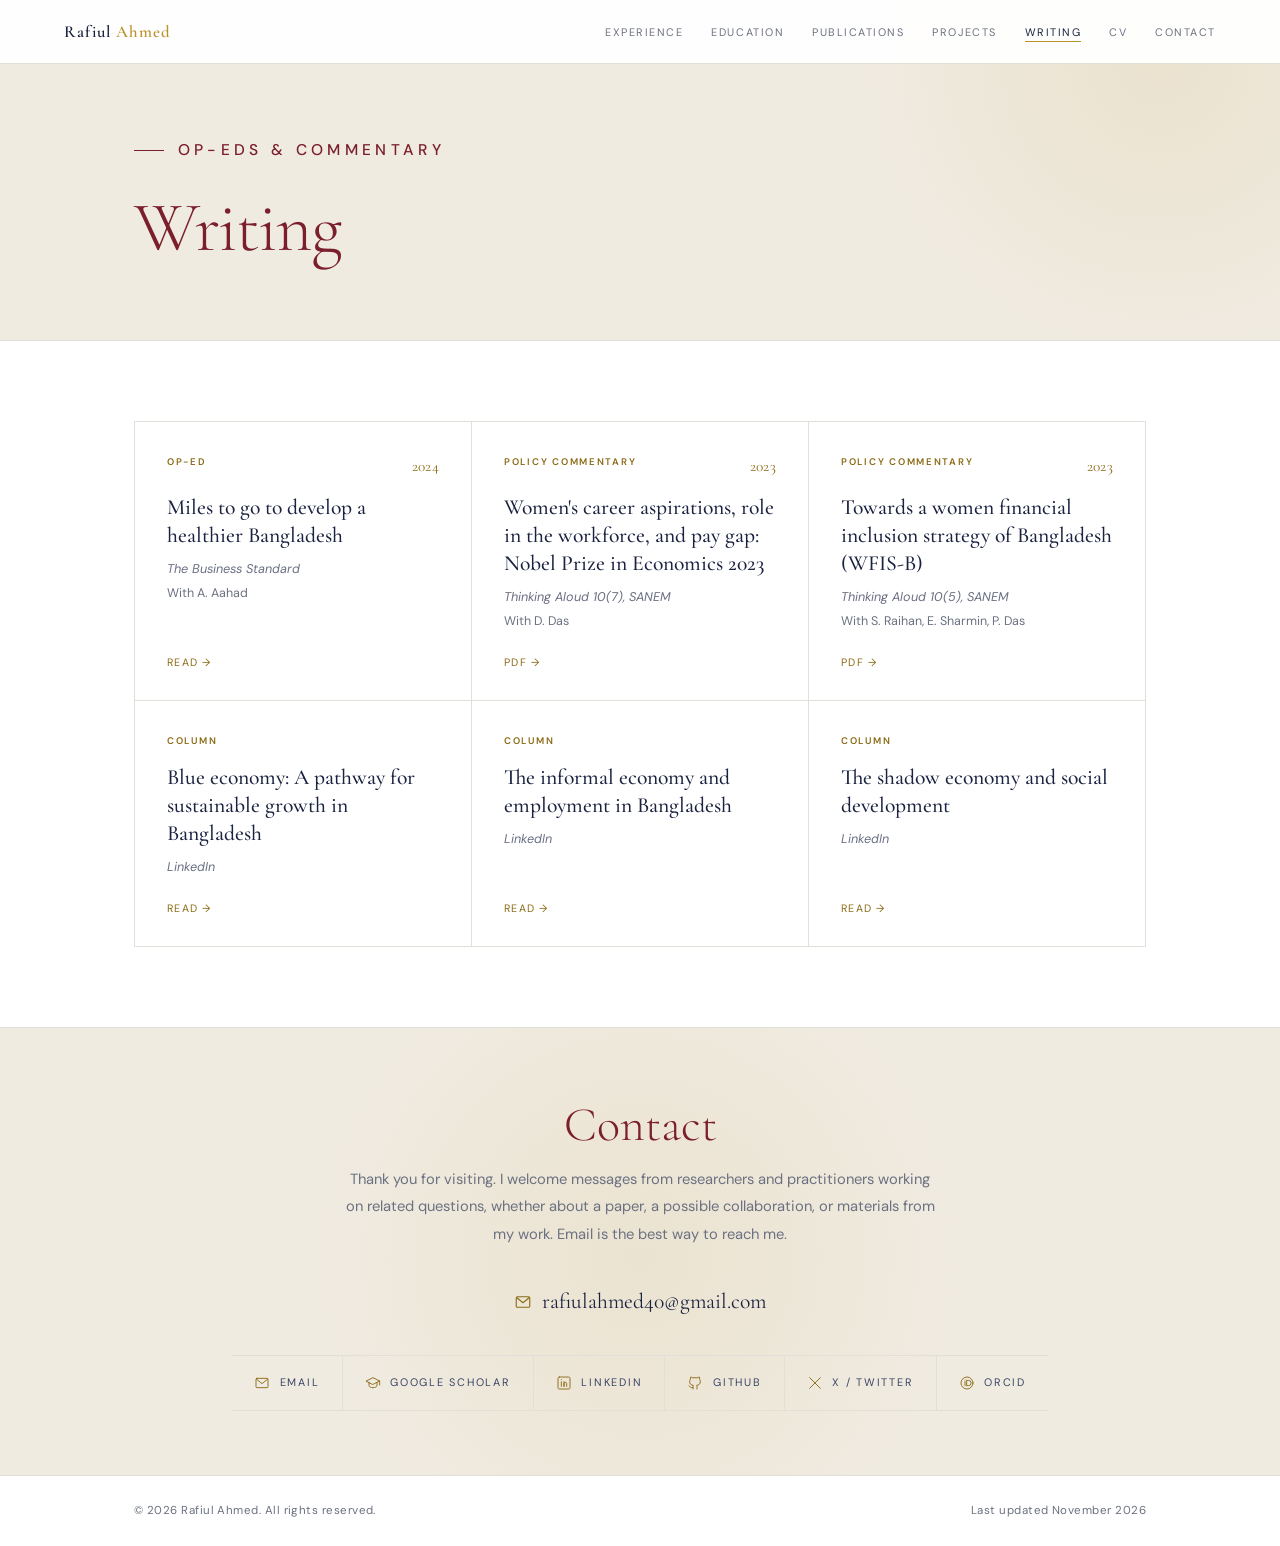
<file: writing.html>
<!DOCTYPE html>
<html lang="en">
<head>
<meta charset="UTF-8">
<meta name="viewport" content="width=device-width, initial-scale=1, viewport-fit=cover">
<link rel="icon" href="assets/images/portrait.jpg">
<title>Writing · Rafiul Ahmed</title>
<meta name="description" content="Rafiul Ahmed, applied economist. M.S. in Economics, University of Maine.">
<link rel="preconnect" href="https://fonts.googleapis.com">
<link rel="preconnect" href="https://fonts.gstatic.com" crossorigin>
<link rel="stylesheet" href="https://fonts.googleapis.com/css2?family=Cormorant+Garamond:ital,wght@0,300;0,400;0,500;0,600;1,400&family=DM+Sans:ital,opsz,wght@0,9..40,400;0,9..40,500;0,9..40,600;1,9..40,400;1,9..40,500&display=swap">
<link rel="stylesheet" href="assets/css/site.css">
</head>
<body>
<nav class="top" aria-label="Main">
  <a class="nav-logo" href="./">Rafiul <span>Ahmed</span></a>
  <ul class="nav-links">
      <li><a href="experience.html">Experience</a></li>
      <li><a href="education.html">Education</a></li>
      <li><a href="publications.html">Publications</a></li>
      <li><a href="projects.html">Projects</a></li>
      <li><a href="writing.html" aria-current="page">Writing</a></li>
      <li><a href="cv.html">CV</a></li>
      <li><a href="./#contact">Contact</a></li>
  </ul>
  <button class="nav-burger" type="button" aria-label="Menu" aria-expanded="false"><span></span><span></span><span></span></button>
</nav>
<div class="mobile-menu">
  <a href="./">Home</a>
  <a href="experience.html">Experience</a>
  <a href="education.html">Education</a>
  <a href="publications.html">Publications</a>
  <a href="projects.html">Projects</a>
  <a href="writing.html" aria-current="page">Writing</a>
  <a href="cv.html">CV</a>
  <a href="./#contact">Contact</a>
</div>
<main>
<section class="page-hero"><div class="wrap">
  <p class="hero-eyebrow">Op-eds &amp; Commentary</p>
  <h1>Writing</h1>
  
</div></section><section class="bg-white"><div class="wrap"><div class="writing-grid"><a class="writing-card" href="https://www.tbsnews.net/thoughts/miles-go-develop-healthier-bangladesh-786906" target="_blank" rel="noopener">
  <div class="w-type"><span>Op-ed</span><span>2024</span></div>
  <h3>Miles to go to develop a healthier Bangladesh</h3>
  <div class="w-venue">The Business Standard</div>
  <div class="w-co">With A. Aahad</div>
  <span class="w-cta">Read →</span>
</a>
<a class="writing-card" href="https://sanemnet.org/wp-content/uploads/2023/11/Thinking-Aloud_V10_N7.pdf" target="_blank" rel="noopener">
  <div class="w-type"><span>Policy commentary</span><span>2023</span></div>
  <h3>Women's career aspirations, role in the workforce, and pay gap: Nobel Prize in Economics 2023</h3>
  <div class="w-venue">Thinking Aloud 10(7), SANEM</div>
  <div class="w-co">With D. Das</div>
  <span class="w-cta">PDF →</span>
</a>
<a class="writing-card" href="https://sanemnet.org/wp-content/uploads/2023/09/Thinking-Aloud_V10_N5.pdf" target="_blank" rel="noopener">
  <div class="w-type"><span>Policy commentary</span><span>2023</span></div>
  <h3>Towards a women financial inclusion strategy of Bangladesh (WFIS-B)</h3>
  <div class="w-venue">Thinking Aloud 10(5), SANEM</div>
  <div class="w-co">With S. Raihan, E. Sharmin, P. Das</div>
  <span class="w-cta">PDF →</span>
</a>
<a class="writing-card" href="https://www.linkedin.com/pulse/blue-economy-pathway-sustainable-growth-bangladesh-rafiul-ahmed/" target="_blank" rel="noopener">
  <div class="w-type"><span>Column</span><span></span></div>
  <h3>Blue economy: A pathway for sustainable growth in Bangladesh</h3>
  <div class="w-venue">LinkedIn</div>
  
  <span class="w-cta">Read →</span>
</a>
<a class="writing-card" href="https://www.linkedin.com/pulse/informal-economy-employment-bangladesh-complex-labyrinth-rafiul-ahmed/" target="_blank" rel="noopener">
  <div class="w-type"><span>Column</span><span></span></div>
  <h3>The informal economy and employment in Bangladesh</h3>
  <div class="w-venue">LinkedIn</div>
  
  <span class="w-cta">Read →</span>
</a>
<a class="writing-card" href="https://www.linkedin.com/pulse/shadow-economy-work-reasons-results-analysis-effect-social-ahmed/" target="_blank" rel="noopener">
  <div class="w-type"><span>Column</span><span></span></div>
  <h3>The shadow economy and social development</h3>
  <div class="w-venue">LinkedIn</div>
  
  <span class="w-cta">Read →</span>
</a></div></div></section>
<section class="contact-bg" id="contact"><div class="contact-inner">
  <h2 class="contact-title">Contact</h2>
  <p class="contact-desc">Thank you for visiting. I welcome messages from researchers and practitioners working on related questions, whether about a paper, a possible collaboration, or materials from my work. Email is the best way to reach me.</p>
  <p class="contact-email"><svg viewBox="0 0 24 24" aria-hidden="true"><rect x="3" y="5" width="18" height="14" rx="1.5"/><path d="M3.5 6l8.5 7 8.5-7"/></svg><a href="mailto:rafiulahmed40@gmail.com">rafiulahmed40@gmail.com</a></p>
  <div class="social-row">
    <a class="social-link" href="mailto:rafiulahmed40@gmail.com"><svg viewBox="0 0 24 24" aria-hidden="true"><rect x="3" y="5" width="18" height="14" rx="1.5"/><path d="M3.5 6l8.5 7 8.5-7"/></svg><span>Email</span></a>
    <a class="social-link" href="https://scholar.google.com/citations?hl=en&amp;user=I9JeJ0cAAAAJ" target="_blank" rel="noopener"><svg viewBox="0 0 24 24" aria-hidden="true"><path d="M2 9l10-5 10 5-10 5z"/><path d="M6 11v5c0 1.5 2.7 3 6 3s6-1.5 6-3v-5"/><path d="M22 9v6"/></svg><span>Google Scholar</span></a>
    <a class="social-link" href="https://www.linkedin.com/in/rafiulahmed/" target="_blank" rel="noopener"><svg viewBox="0 0 24 24" aria-hidden="true"><rect x="3" y="3" width="18" height="18" rx="2"/><path d="M8 10v7M8 7v.01M12 17v-4a2 2 0 014 0v4M12 10v7"/></svg><span>LinkedIn</span></a>
    <a class="social-link" href="https://github.com/rafiul05" target="_blank" rel="noopener"><svg viewBox="0 0 24 24" aria-hidden="true"><path d="M9 19c-4.3 1.4-4.3-2.5-6-3m12 5v-3.5c0-1 .1-1.4-.5-2 2.8-.3 5.5-1.4 5.5-6a4.6 4.6 0 00-1.3-3.2 4.2 4.2 0 00-.1-3.2s-1.1-.3-3.5 1.3a12 12 0 00-6.2 0C6.5 2.8 5.4 3.1 5.4 3.1a4.2 4.2 0 00-.1 3.2A4.6 4.6 0 004 9.5c0 4.6 2.7 5.7 5.5 6-.6.6-.6 1.2-.5 2V21"/></svg><span>GitHub</span></a>
    <a class="social-link" href="https://x.com/rafiulahmed40" target="_blank" rel="noopener"><svg viewBox="0 0 24 24" aria-hidden="true"><path d="M4 4l16 16M20 4L4 20"/></svg><span>X / Twitter</span></a>
    <a class="social-link" href="https://orcid.org/0009-0001-6756-4623" target="_blank" rel="noopener"><svg viewBox="0 0 24 24" aria-hidden="true"><circle cx="12" cy="12" r="9"/><path d="M9 10v6M9 7.5v.01M12 8h2.2a4 4 0 010 8H12z"/></svg><span>ORCID</span></a>
  </div>
</div></section>
</main>
<footer><div class="footer-inner"><span>© 2026 Rafiul Ahmed. All rights reserved.</span><span>Last updated November 2026</span></div></footer>
<script>
(function(){var b=document.querySelector('.nav-burger'),m=document.querySelector('.mobile-menu');if(!b||!m)return;
b.addEventListener('click',function(){var o=m.classList.toggle('open');b.setAttribute('aria-expanded',o?'true':'false');});
m.addEventListener('click',function(ev){if(ev.target.tagName==='A'){m.classList.remove('open');b.setAttribute('aria-expanded','false');}});})();
</script>
</body>
</html>
</file>
<file: assets/css/site.css>
/* Layout: mirrors sandrarozo.net. Fixed top bar; hero grid (text + 340px framed portrait) with numbered research areas;
   year-column publication list; two-column report rows; 2-up project grid with hairline gutters; feature block; centered contact row.
   Light palette only, by design: the template's navy bands become warm sand bands. */
:root {
  color-scheme: light;
  --ink: #1a2240;
  --ink-soft: #3a4566;
  --muted: #6b7180;
  --gold: #b8922a;
  --gold-text: #8c6b16;
  --gold-pale: #f5eedc;
  --cream: #f8f6f2;
  --sand: #f0ebe1;
  --white: #ffffff;
  --faint: #eef0f8;
  --border: #e2dfd8;
  --border-soft: rgba(26, 34, 64, 0.08);
  --serif: "Cormorant Garamond", "Cormorant", Garamond, "Times New Roman", serif;
  --sans: "DM Sans", system-ui, -apple-system, "Segoe UI", sans-serif;
  --t: 0.22s ease;
}

*, ::before, ::after { margin: 0; padding: 0; box-sizing: border-box; }
html { scroll-behavior: smooth; -webkit-font-smoothing: antialiased; text-rendering: optimizeLegibility; }
@media (prefers-reduced-motion: reduce) { html { scroll-behavior: auto; } *, ::before, ::after { transition: none !important; animation: none !important; } }
body { font-family: var(--sans); background: var(--cream); color: var(--ink); font-size: 16px; line-height: 1.65; }
a { color: inherit; }
a:focus-visible, button:focus-visible { outline: 2px solid var(--gold); outline-offset: 3px; }
img { max-width: 100%; display: block; }

/* ---------- Nav ---------- */
nav.top {
  position: fixed; top: 0; left: 0; right: 0; z-index: 200; height: calc(64px + env(safe-area-inset-top, 0px));
  padding: env(safe-area-inset-top, 0px) max(4rem, env(safe-area-inset-right, 0px)) 0 max(4rem, env(safe-area-inset-left, 0px));
  background: rgba(255, 255, 255, 0.94); backdrop-filter: blur(24px); -webkit-backdrop-filter: blur(24px);
  display: flex; align-items: center; justify-content: space-between; border-bottom: 1px solid var(--border);
}
.nav-logo { font-family: var(--serif); font-size: 1.05rem; font-weight: 600; letter-spacing: 0.07em; color: var(--ink); text-decoration: none; transition: opacity var(--t); }
.nav-logo:hover { opacity: 0.75; }
.nav-logo span { color: var(--gold); }
.nav-links { display: flex; list-style: none; gap: 1.75rem; align-items: center; }
.nav-links a {
  font-size: 0.68rem; font-weight: 400; letter-spacing: 0.14em; text-transform: uppercase; color: var(--muted);
  text-decoration: none; position: relative; padding-bottom: 3px; transition: color var(--t);
}
.nav-links a::after { content: ""; position: absolute; bottom: 0; left: 0; right: 0; height: 1px; background: var(--gold); transform: scaleX(0); transform-origin: left; transition: transform var(--t); }
.nav-links a:hover, .nav-links a[aria-current="page"] { color: var(--ink); }
.nav-links a:hover::after, .nav-links a[aria-current="page"]::after { transform: scaleX(1); }
.nav-burger { display: none; flex-direction: column; justify-content: center; gap: 5px; width: 40px; height: 40px; background: none; border: 0; cursor: pointer; }
.nav-burger span { display: block; height: 1px; width: 22px; margin-left: auto; background: var(--ink); transition: transform var(--t), opacity var(--t); }
.nav-burger[aria-expanded="true"] span:nth-child(1) { transform: translateY(6px) rotate(45deg); }
.nav-burger[aria-expanded="true"] span:nth-child(2) { opacity: 0; }
.nav-burger[aria-expanded="true"] span:nth-child(3) { transform: translateY(-6px) rotate(-45deg); }
.mobile-menu {
  display: none; position: fixed; top: calc(64px + env(safe-area-inset-top, 0px)); left: 0; right: 0; z-index: 199;
  background: var(--white); border-bottom: 1px solid var(--border); flex-direction: column;
}
.mobile-menu.open { display: flex; }
.mobile-menu a {
  padding: 1rem max(2rem, env(safe-area-inset-left, 0px)); font-size: 0.75rem; letter-spacing: 0.12em; text-transform: uppercase;
  color: var(--muted); text-decoration: none; border-top: 1px solid var(--border);
}
.mobile-menu a[aria-current="page"] { color: var(--ink); }

/* ---------- Shared section scaffolding ---------- */
.wrap {
  max-width: 1140px; margin: 0 auto;
  padding-block: 5rem; padding-left: max(4rem, env(safe-area-inset-left, 0px)); padding-right: max(4rem, env(safe-area-inset-right, 0px));
}
.bg-white { background: var(--white); border-top: 1px solid var(--border); }
.bg-cream { background: var(--cream); border-top: 1px solid var(--border); }
.bg-sand { background: var(--sand); border-top: 1px solid var(--border); }
.sec-header { display: flex; align-items: baseline; justify-content: space-between; gap: 1rem; flex-wrap: wrap; padding-bottom: 1.25rem; margin-bottom: 2.5rem; border-bottom: 1px solid var(--border); }
.sec-title { font-family: var(--serif); font-size: 2.2rem; font-weight: 300; letter-spacing: -0.01em; line-height: 1.2; color: var(--ink); }
.sec-link { font-size: 0.68rem; font-weight: 500; letter-spacing: 0.12em; text-transform: uppercase; color: var(--gold-text); text-decoration: none; display: inline-flex; align-items: center; gap: 0.35rem; }
.sec-link::after { content: "→"; transition: transform var(--t); }
.sec-link:hover::after { transform: translateX(4px); }
.eyebrow-line {
  display: flex; align-items: center; gap: 0.85rem; font-size: 0.58rem; font-weight: 600; letter-spacing: 0.26em;
  text-transform: uppercase; color: var(--gold-text); margin-bottom: 1.1rem;
}
.eyebrow-line::after { content: ""; flex: 1 1 0%; height: 1px; background: linear-gradient(to right, rgba(184, 146, 42, 0.4), transparent); }

/* ---------- Buttons ---------- */
.btn-gold, .btn-ghost {
  display: inline-block; padding: 0.72rem 1.85rem; font-size: 0.7rem; letter-spacing: 0.13em; text-transform: uppercase;
  text-decoration: none; transition: background var(--t), color var(--t), border-color var(--t);
}
.btn-gold { background: var(--gold); border: 2px solid var(--gold); color: var(--ink); font-weight: 600; }
.btn-gold:hover { background: transparent; color: var(--gold-text); }
.btn-ghost { border: 1px solid rgba(26, 34, 64, 0.22); color: var(--ink-soft); font-weight: 400; }
.btn-ghost:hover { border-color: var(--gold); color: var(--gold-text); }

/* ---------- Hero ---------- */
.hero {
  background: var(--sand); padding-top: calc(64px + env(safe-area-inset-top, 0px)); position: relative; overflow: hidden;
}
.hero::before {
  content: ""; position: absolute; top: -200px; right: -160px; width: 760px; height: 760px; border-radius: 50%;
  background: radial-gradient(rgba(184, 146, 42, 0.10) 0%, transparent 65%); pointer-events: none;
}
.hero-inner {
  max-width: 1180px; margin: 0 auto; width: 100%;
  padding-block: 4.5rem; padding-left: max(3rem, env(safe-area-inset-left, 0px)); padding-right: max(3rem, env(safe-area-inset-right, 0px));
  display: grid; grid-template-columns: minmax(0, 1fr) 340px; gap: 3.5rem; align-items: start; position: relative; z-index: 1;
  animation: fadeUp 0.7s ease both;
}
@keyframes fadeUp { from { opacity: 0.001; transform: translateY(14px); } to { opacity: 1; transform: none; } }
.hero-text { min-width: 0; }
.hero-eyebrow {
  display: flex; align-items: center; gap: 0.85rem; font-size: 0.67rem; font-weight: 500; letter-spacing: 0.28em;
  text-transform: uppercase; color: var(--gold-text); margin-bottom: 1.75rem;
}
.hero-eyebrow::before { content: ""; display: block; width: 30px; height: 1px; background: var(--gold); flex-shrink: 0; }
.hero-name {
  font-family: var(--serif); font-size: clamp(3.8rem, 6.5vw, 5.8rem); font-weight: 300; line-height: 0.93;
  letter-spacing: -0.02em; margin-bottom: 1.75rem; color: var(--ink);
}
.hero-name .outline { display: block; color: transparent; -webkit-text-stroke: 1.5px rgba(26, 34, 64, 0.38); }
@supports not (-webkit-text-stroke: 1px black) { .hero-name .outline { color: rgba(26, 34, 64, 0.38); } }
.hero-rule { width: 36px; height: 2px; background: var(--gold); margin-bottom: 1.75rem; }
.hero-tagline { font-size: 0.97rem; color: var(--ink-soft); line-height: 1.9; max-width: 540px; }
.hero-tagline p { margin: 0 0 1.25rem; }
.hero-tagline p:last-child { margin-bottom: 0; }
.hero-tagline a { color: var(--gold-text); text-decoration: none; border-bottom: 1px solid rgba(184, 146, 42, 0.4); }
.hero-tagline a:hover { color: var(--ink); border-bottom-color: var(--ink); }
.hero-research { margin: 2rem 0 1.75rem; max-width: 600px; }
.hero-research-label {
  display: flex; align-items: center; gap: 0.85rem; font-size: 0.6rem; font-weight: 500; letter-spacing: 0.28em;
  text-transform: uppercase; color: var(--gold-text); margin-bottom: 1.25rem;
}
.hero-research-label::after { content: ""; flex: 1 1 0%; height: 1px; background: linear-gradient(to right, rgba(184, 146, 42, 0.4), transparent); }
.research-areas { list-style: none; counter-reset: ra; }
.research-areas li {
  counter-increment: ra; display: grid; grid-template-columns: 2.6rem minmax(0, 1fr); gap: 0 1rem; align-items: start;
  padding: 1.05rem 0; border-top: 1px solid var(--border-soft); transition: border-color var(--t);
}
.research-areas li:last-child { border-bottom: 1px solid var(--border-soft); }
.research-areas li:hover { border-top-color: rgba(184, 146, 42, 0.5); }
.ra-num { font-family: var(--serif); font-size: 1.05rem; line-height: 1.5; color: var(--gold-text); opacity: 0.8; letter-spacing: 0.04em; }
.ra-num::before { content: "0" counter(ra); }
.research-areas li:hover .ra-num { opacity: 1; }
.ra-title { font-family: var(--serif); font-size: 1.32rem; font-weight: 500; line-height: 1.28; color: var(--ink); letter-spacing: 0.005em; margin: 0 0 0.4rem; }
.ra-desc { font-size: 0.9rem; line-height: 1.72; color: var(--muted); max-width: 46ch; }
.hero-after { font-size: 0.97rem; color: var(--ink-soft); line-height: 1.9; max-width: 540px; margin-bottom: 2.75rem; }
.hero-ctas { display: flex; gap: 0.85rem; flex-wrap: wrap; }
.hero-photo { position: relative; position: sticky; top: calc(96px + env(safe-area-inset-top, 0px)); }
.hero-photo-frame { position: relative; width: 100%; aspect-ratio: 4 / 5; }
.hero-photo-frame::after {
  content: ""; position: absolute; top: 14px; right: -14px; width: 100%; height: 100%;
  border: 1px solid rgba(184, 146, 42, 0.45); z-index: 0; pointer-events: none; transition: border-color var(--t);
}
.hero-photo:hover .hero-photo-frame::after { border-color: rgba(184, 146, 42, 0.8); }
.hero-photo-frame img { position: relative; z-index: 1; width: 100%; height: 100%; object-fit: cover; object-position: center top; }
.hero-photo-label { margin-top: 2rem; font-size: 0.65rem; letter-spacing: 0.12em; text-transform: uppercase; color: var(--muted); text-align: right; }

/* ---------- Publication list ---------- */
.pub-list { display: flex; flex-direction: column; }
.pub-item {
  display: grid; grid-template-columns: 56px minmax(0, 1fr) 22px; gap: 1.5rem; align-items: start;
  padding: 1.9rem 0; border-bottom: 1px solid var(--border); text-decoration: none; color: inherit; position: relative;
}
.pub-item::before { content: ""; position: absolute; inset: 0 -4rem; background: var(--faint); opacity: 0; pointer-events: none; transition: opacity var(--t); }
a.pub-item:hover::before { opacity: 1; }
.pub-item > * { position: relative; }
.pub-item:last-child { border-bottom: none; }
.pub-year { font-family: var(--serif); font-size: 1.05rem; padding-top: 0.2rem; letter-spacing: 0.02em; color: var(--gold-text); }
.pub-content { min-width: 0; }
.pub-content h3 { font-family: var(--serif); font-size: 1.32rem; font-weight: 500; line-height: 1.32; margin-bottom: 0.3rem; color: var(--ink); transition: color var(--t); }
a.pub-item:hover .pub-content h3 { color: var(--gold-text); }
.pub-authors { font-size: 0.82rem; color: var(--muted); margin-bottom: 0.22rem; }
.pub-authors b { color: var(--ink); font-weight: 600; }
.pub-journal { font-size: 0.79rem; font-style: italic; color: var(--ink); opacity: 0.65; font-weight: 500; margin-bottom: 0.6rem; }
.pub-tags { display: flex; gap: 0.35rem; flex-wrap: wrap; }
.tag {
  font-size: 0.58rem; font-weight: 600; letter-spacing: 0.18em; text-transform: uppercase; padding: 0.2rem 0.55rem;
  background: var(--faint); border: 1px solid var(--border-soft); color: var(--muted);
}
.tag.g { background: var(--gold-pale); border-color: rgba(184, 146, 42, 0.25); color: var(--gold-text); }
.pub-arrow { font-size: 1rem; color: var(--gold-text); padding-top: 0.25rem; opacity: 0.6; transition: transform var(--t), opacity var(--t); }
a.pub-item:hover .pub-arrow { opacity: 1; transform: translateX(3px); }
.pub-group + .pub-group { margin-top: 4rem; }

/* ---------- Two-column report rows ---------- */
.synth-item {
  display: grid; grid-template-columns: minmax(0, 1fr) minmax(0, 1.15fr); gap: 3.5rem; align-items: start;
  padding: 2.1rem 0; border-top: 1px solid var(--border);
}
.synth-item:first-of-type { border-top: none; padding-top: 0.4rem; }
.synth-source { font-size: 0.68rem; font-weight: 600; letter-spacing: 0.14em; text-transform: uppercase; color: var(--muted); margin-bottom: 0.5rem; }
.synth-title { font-family: var(--serif); font-size: 1.62rem; font-weight: 400; line-height: 1.25; color: var(--ink); }
.synth-meta { font-size: 0.75rem; line-height: 1.55; margin-top: 0.55rem; color: var(--muted); }
.synth-meta b { color: var(--ink); font-weight: 600; }
.synth-desc { font-size: 0.85rem; line-height: 1.85; color: var(--muted); margin-bottom: 1.25rem; }
.synth-links { display: flex; gap: 0.6rem; flex-wrap: wrap; }
.synth-link {
  display: inline-block; padding: 0.45rem 0.95rem; font-size: 0.68rem; font-weight: 500; letter-spacing: 0.08em;
  text-transform: uppercase; text-decoration: none; border: 1px solid var(--border); color: var(--muted); transition: all var(--t);
}
.synth-link.primary { background: var(--gold-pale); border-color: rgba(184, 146, 42, 0.35); color: var(--ink); }
.synth-link:hover { border-color: var(--gold); color: var(--gold-text); }
.synth-note { font-size: 0.72rem; color: var(--muted); opacity: 0.85; margin-top: 0.9rem; }

/* ---------- Project grid ---------- */
.project-grid { display: grid; grid-template-columns: repeat(2, minmax(0, 1fr)); gap: 1px; background: var(--border); border: 1px solid var(--border); }
.project-card { background: var(--sand); padding: 2.5rem 2.75rem; text-decoration: none; color: inherit; display: flex; flex-direction: column; min-width: 0; transition: background var(--t); }
.bg-white .project-card, .bg-cream .project-card { background: var(--white); }
a.project-card:hover { background: var(--gold-pale); }
.project-card.wide { grid-column: 1 / -1; }
.proj-type { font-size: 0.63rem; font-weight: 600; letter-spacing: 0.18em; text-transform: uppercase; color: var(--gold-text); margin-bottom: 0.85rem; }
.project-card h3 { font-family: var(--serif); font-size: 1.6rem; font-weight: 400; line-height: 1.25; margin-bottom: 0.85rem; color: var(--ink); }
.project-card .proj-who { font-size: 0.78rem; color: var(--ink-soft); margin-bottom: 0.6rem; }
.project-card p { font-size: 0.85rem; color: var(--muted); line-height: 1.75; }
.proj-arrow { margin-top: 1.25rem; padding-top: 0.5rem; font-size: 0.67rem; letter-spacing: 0.12em; text-transform: uppercase; color: var(--gold-text); }
.proj-years { margin-top: auto; padding-top: 1.25rem; font-family: var(--serif); font-size: 1rem; color: var(--gold-text); }

/* ---------- Feature block (writing) ---------- */
.feature-inner { display: grid; grid-template-columns: 300px minmax(0, 1fr); gap: 5rem; align-items: center; }
.cover {
  background: var(--white); border: 1px solid var(--border); padding: 2.25rem 2rem; aspect-ratio: 3 / 4;
  display: flex; flex-direction: column; box-shadow: 14px 14px 0 -1px var(--sand), 14px 14px 0 0 rgba(184, 146, 42, 0.35);
}
.cover-mast { font-family: var(--serif); font-size: 1.05rem; font-weight: 600; letter-spacing: 0.08em; text-transform: uppercase; color: var(--ink); padding-bottom: 0.7rem; border-bottom: 2px solid var(--ink); }
.cover-date { font-size: 0.6rem; letter-spacing: 0.18em; text-transform: uppercase; color: var(--muted); padding: 0.55rem 0; border-bottom: 1px solid var(--border); }
.cover-kicker { margin-top: 1.6rem; font-size: 0.58rem; font-weight: 600; letter-spacing: 0.24em; text-transform: uppercase; color: var(--gold-text); }
.cover-title { margin-top: 0.6rem; font-family: var(--serif); font-size: 1.9rem; font-weight: 500; line-height: 1.1; color: var(--ink); }
.cover-by { margin-top: auto; font-size: 0.72rem; color: var(--muted); }
.feature-eyebrow { font-size: 0.63rem; font-weight: 600; letter-spacing: 0.24em; text-transform: uppercase; color: var(--gold-text); margin-bottom: 0.9rem; }
.feature-title { font-family: var(--serif); font-size: 3rem; font-weight: 300; line-height: 1.05; color: var(--ink); margin-bottom: 1.25rem; }
.feature-desc { font-size: 0.92rem; line-height: 1.85; color: var(--muted); max-width: 470px; margin-bottom: 2rem; }
.feature-divider { height: 1px; background: var(--border); margin: 2.5rem 0 1.75rem; max-width: 470px; }
.feature-note { font-family: var(--serif); font-style: italic; font-size: 1.12rem; line-height: 1.6; color: var(--ink-soft); max-width: 470px; margin-bottom: 1.5rem; }
.feature-note a { color: var(--gold-text); text-decoration: none; border-bottom: 1px solid rgba(184, 146, 42, 0.4); }

/* ---------- Writing grid (writing page) ---------- */
.writing-grid { display: grid; grid-template-columns: repeat(3, minmax(0, 1fr)); gap: 1px; background: var(--border); border: 1px solid var(--border); }
.writing-card { background: var(--white); padding: 2rem 2rem 1.75rem; display: flex; flex-direction: column; text-decoration: none; color: inherit; min-width: 0; transition: background var(--t); }
.writing-card:hover { background: var(--gold-pale); }
.writing-card .w-type { display: flex; justify-content: space-between; gap: 0.75rem; font-size: 0.6rem; font-weight: 600; letter-spacing: 0.18em; text-transform: uppercase; color: var(--gold-text); margin-bottom: 0.9rem; }
.writing-card .w-type span:last-child { font-family: var(--serif); font-size: 0.95rem; letter-spacing: 0.02em; font-weight: 400; text-transform: none; }
.writing-card h3 { font-family: var(--serif); font-size: 1.35rem; font-weight: 500; line-height: 1.3; color: var(--ink); margin-bottom: 0.6rem; }
.writing-card .w-venue { font-size: 0.79rem; font-style: italic; color: var(--ink); opacity: 0.65; }
.writing-card .w-co { font-size: 0.78rem; color: var(--muted); margin-top: 0.2rem; }
.writing-card .w-cta { margin-top: auto; padding-top: 1.4rem; font-size: 0.67rem; letter-spacing: 0.12em; text-transform: uppercase; color: var(--gold-text); }

/* ---------- Page hero (inner pages) ---------- */
.page-hero { background: var(--sand); padding-top: calc(64px + env(safe-area-inset-top, 0px)); position: relative; overflow: hidden; }
.page-hero::before { content: ""; position: absolute; top: -260px; right: -200px; width: 640px; height: 640px; border-radius: 50%; background: radial-gradient(rgba(184, 146, 42, 0.10) 0%, transparent 65%); pointer-events: none; }
.page-hero .wrap { padding-block: 4.5rem 3.5rem; position: relative; }
.page-hero h1 { font-family: var(--serif); font-size: clamp(3rem, 5.5vw, 4.4rem); font-weight: 300; line-height: 1; letter-spacing: -0.02em; color: var(--ink); margin-bottom: 1.25rem; }
.page-hero p { font-size: 0.97rem; line-height: 1.9; color: var(--ink-soft); max-width: 560px; }
.page-hero .hero-ctas { margin-top: 2rem; }

/* ---------- Experience / CV rows ---------- */
.row-list { display: flex; flex-direction: column; }
.row-item { display: grid; grid-template-columns: 170px minmax(0, 1fr); gap: 2rem; padding: 1.9rem 0; border-bottom: 1px solid var(--border); }
.row-item:last-child { border-bottom: none; }
.row-when { font-family: var(--serif); font-size: 1.02rem; color: var(--gold-text); padding-top: 0.15rem; letter-spacing: 0.02em; }
.row-body { min-width: 0; }
.row-body h3 { font-family: var(--serif); font-size: 1.4rem; font-weight: 500; line-height: 1.3; color: var(--ink); }
.row-org { font-size: 0.85rem; color: var(--muted); margin-top: 0.15rem; }
.row-body p, .row-body ul { font-size: 0.92rem; line-height: 1.8; color: var(--ink-soft); margin-top: 0.7rem; max-width: 68ch; }
.row-body ul { padding-left: 1.1rem; }
.row-body li { margin-bottom: 0.25rem; }
.row-body li::marker { color: var(--gold); }
.partners { margin-top: 1.1rem; display: grid; grid-template-columns: repeat(2, minmax(0, 1fr)); gap: 1px; background: var(--border); border: 1px solid var(--border); }
.partners div { background: var(--white); padding: 0.9rem 1.1rem; font-size: 0.85rem; line-height: 1.5; color: var(--ink); }
.partners span { display: block; margin-top: 0.25rem; font-size: 0.6rem; font-weight: 600; letter-spacing: 0.16em; text-transform: uppercase; color: var(--gold-text); }
.facts { display: grid; grid-template-columns: 170px minmax(0, 1fr); gap: 0.9rem 2rem; }
.facts dt { font-size: 0.6rem; font-weight: 600; letter-spacing: 0.2em; text-transform: uppercase; color: var(--gold-text); padding-top: 0.35rem; }
.facts dd { font-size: 0.92rem; line-height: 1.75; color: var(--ink-soft); }
.honors { list-style: none; }
.honors li { display: grid; grid-template-columns: 170px minmax(0, 1fr); gap: 2rem; padding: 1rem 0; border-bottom: 1px solid var(--border); font-size: 0.92rem; color: var(--ink-soft); }
.honors li:last-child { border-bottom: none; }
.honors .row-when { font-size: 0.98rem; }

/* ---------- Contact ---------- */
.contact-bg { background: var(--sand); border-top: 1px solid var(--border); position: relative; overflow: hidden; }
.contact-bg::before { content: ""; position: absolute; top: -120px; left: 50%; transform: translateX(-50%); width: 700px; height: 700px; border-radius: 50%; background: radial-gradient(rgba(184, 146, 42, 0.09) 0%, transparent 65%); pointer-events: none; }
.contact-inner { max-width: 760px; margin: 0 auto; padding-block: 4.5rem 4rem; padding-left: max(2rem, env(safe-area-inset-left, 0px)); padding-right: max(2rem, env(safe-area-inset-right, 0px)); text-align: center; position: relative; z-index: 1; }
.contact-title { font-family: var(--serif); font-size: 3rem; font-weight: 300; line-height: 1.05; color: var(--ink); margin-bottom: 1rem; }
.contact-desc { font-size: 0.92rem; color: var(--muted); line-height: 1.85; margin-bottom: 2.25rem; }
.contact-email { font-family: var(--serif); font-size: 1.35rem; color: var(--ink); user-select: all; margin-bottom: 2.25rem; }
.social-row { display: flex; border-top: 1px solid var(--border); border-bottom: 1px solid var(--border); }
.social-link {
  flex: 1 1 0; padding: 1.1rem 0.5rem; font-size: 0.68rem; letter-spacing: 0.16em; text-transform: uppercase; color: var(--ink-soft);
  text-decoration: none; border-left: 1px solid var(--border); transition: background var(--t), color var(--t);
}
.social-link:first-child { border-left: none; }
.social-link:hover { background: rgba(184, 146, 42, 0.08); color: var(--gold-text); }

footer { background: var(--white); border-top: 1px solid var(--border); }
.footer-inner {
  max-width: 1140px; margin: 0 auto; display: flex; justify-content: space-between; gap: 0.5rem 2rem; flex-wrap: wrap;
  padding-block: 1.6rem; padding-left: max(4rem, env(safe-area-inset-left, 0px)); padding-right: max(4rem, env(safe-area-inset-right, 0px));
  font-size: 0.72rem; color: var(--muted); letter-spacing: 0.04em;
}

/* ---------- Responsive (template breakpoints) ---------- */
@media (max-width: 960px) {
  nav.top { padding-left: max(2rem, env(safe-area-inset-left, 0px)); padding-right: max(2rem, env(safe-area-inset-right, 0px)); }
  .nav-links { gap: 1.2rem; }
  .hero-inner { grid-template-columns: minmax(0, 1fr) 280px; gap: 2.5rem; }
  .feature-inner { grid-template-columns: 240px minmax(0, 1fr); gap: 3rem; }
  .writing-grid { grid-template-columns: repeat(2, minmax(0, 1fr)); }
}
@media (max-width: 860px) {
  .synth-item { grid-template-columns: minmax(0, 1fr); gap: 1.4rem; }
}
@media (max-width: 760px) {
  nav.top { padding-left: max(1.5rem, env(safe-area-inset-left, 0px)); padding-right: max(1rem, env(safe-area-inset-right, 0px)); }
  .nav-links { display: none; }
  .nav-burger { display: flex; }
  .wrap { padding-block: 4rem; padding-left: max(1.5rem, env(safe-area-inset-left, 0px)); padding-right: max(1.5rem, env(safe-area-inset-right, 0px)); }
  .hero-inner { grid-template-columns: minmax(0, 1fr); gap: 2.5rem; padding-block: 3.5rem 2.5rem; padding-left: max(1.5rem, env(safe-area-inset-left, 0px)); padding-right: max(1.5rem, env(safe-area-inset-right, 0px)); }
  .hero-photo { position: relative; top: auto; max-width: 260px; order: -1; }
  .hero-photo-frame { aspect-ratio: 1 / 1; }
  .hero-photo-frame::after { top: 10px; right: -10px; }
  .hero-photo-label { text-align: left; margin-top: 1.4rem; }
  .hero-name { font-size: clamp(3rem, 12vw, 4.5rem); }
  .sec-title { font-size: 2.1rem; }
  .pub-item::before { left: -1.5rem; right: -1.5rem; }
  .project-grid { grid-template-columns: minmax(0, 1fr); }
  .project-card { padding: 2.2rem 1.6rem; }
  .feature-inner { grid-template-columns: minmax(0, 1fr); gap: 2.75rem; }
  .cover { max-width: 260px; }
  .feature-title { font-size: 2.6rem; }
  .writing-grid { grid-template-columns: minmax(0, 1fr); }
  .contact-inner { padding-block: 4rem; }
  .social-row { flex-wrap: wrap; }
  .social-link { flex: 1 1 50%; }
  .social-link:nth-child(3) { border-left: none; }
  .social-link:nth-child(n+3) { border-top: 1px solid var(--border); }
  .footer-inner { justify-content: center; text-align: center; padding-left: max(1.5rem, env(safe-area-inset-left, 0px)); padding-right: max(1.5rem, env(safe-area-inset-right, 0px)); }
  .page-hero .wrap { padding-block: 3.25rem 2.75rem; }
  .row-item, .honors li { grid-template-columns: minmax(0, 1fr); gap: 0.35rem; }
  .facts { grid-template-columns: minmax(0, 1fr); gap: 0.15rem; }
  .facts dd { margin-bottom: 0.9rem; }
  .partners { grid-template-columns: minmax(0, 1fr); }
}
@media (max-width: 640px) {
  .research-areas li { grid-template-columns: 2rem minmax(0, 1fr); gap: 0 0.7rem; padding: 0.95rem 0; }
  .ra-title { font-size: 1.18rem; }
  .pub-item { grid-template-columns: minmax(0, 1fr); gap: 0.3rem; padding: 1.6rem 0; }
  .pub-arrow { display: none; }
  .pub-content h3 { font-size: 1.22rem; }
}
@media (max-width: 480px) {
  .hero-ctas { flex-direction: column; }
  .btn-gold, .btn-ghost { text-align: center; }
  .contact-title { font-size: 2.6rem; }
}

/* Contact icons */
.social-link { display: inline-flex; align-items: center; justify-content: center; gap: 0.6rem; }
.social-link svg { width: 16px; height: 16px; flex-shrink: 0; fill: none; stroke: currentColor; stroke-width: 1.4; stroke-linecap: round; stroke-linejoin: round; color: var(--gold-text); }
.social-link:hover svg { color: var(--gold-text); }

/* Hero skills line + location/email */
.hero-skills { flex-wrap: wrap; row-gap: 0.45rem; letter-spacing: 0.16em; line-height: 1.5; margin-bottom: 1.1rem; }
.hero-skills span { display: inline-flex; align-items: center; }
.hero-skills span + span::before { content: ""; width: 1px; height: 0.85em; background: rgba(184, 146, 42, 0.55); margin-right: 0.85rem; }
.hero-meta { list-style: none; display: flex; flex-wrap: wrap; gap: 0.5rem 1.6rem; margin-bottom: 1.9rem; font-size: 0.85rem; color: var(--ink-soft); }
.hero-meta li { display: inline-flex; align-items: center; gap: 0.5rem; min-width: 0; }
.hero-meta a { color: var(--ink-soft); text-decoration: none; border-bottom: 1px solid rgba(184, 146, 42, 0.35); overflow-wrap: anywhere; }
.hero-meta a:hover { color: var(--gold-text); }
.hero-meta svg, .contact-email svg { width: 15px; height: 15px; flex-shrink: 0; fill: none; stroke: var(--gold-text); stroke-width: 1.5; stroke-linecap: round; stroke-linejoin: round; }

/* Research areas: number centred against its text */
.research-areas li { align-items: center; }
.ra-num { line-height: 1; }

/* Contact email with icon */
.contact-desc { max-width: 600px; margin-left: auto; margin-right: auto; }
.contact-email { display: inline-flex; align-items: center; gap: 0.6rem; }
.contact-email svg { width: 18px; height: 18px; }
.contact-email a { color: var(--ink); text-decoration: none; overflow-wrap: anywhere; }
.contact-email a:hover { color: var(--gold-text); }
@media (max-width: 760px) { .hero-skills::before { display: none; } }

/* Skills line: two clean rows on desktop (no separator at a line start), stacked on phones */
.hero-skills { column-gap: 0.85rem; }
.hero-skills .brk { flex-basis: 100%; height: 0; }
.hero-skills span + span::before { display: none; }
.hero-skills span:nth-of-type(2)::before, .hero-skills span:nth-of-type(4)::before { content: ""; display: block; width: 1px; height: 0.85em; background: rgba(184, 146, 42, 0.55); margin-right: 0.85rem; }
.hero-skills span:nth-of-type(3) { margin-left: calc(30px + 0.85rem); }
@media (max-width: 760px) {
  .hero-skills { flex-direction: column; align-items: flex-start; row-gap: 0.35rem; }
  .hero-skills .brk { display: none; }
  .hero-skills span:nth-of-type(2)::before, .hero-skills span:nth-of-type(4)::before { display: none; }
  .hero-skills span:nth-of-type(3) { margin-left: 0; }
  .hero-skills::before { display: none; }
}

/* Location/email under the name and hero buttons, centred in the text column */
.hero-name { margin-bottom: 1.25rem; }
.hero-meta.centered { justify-content: center; margin-bottom: 1.75rem; }
.hero-meta li { line-height: 1; }
.hero-ctas.centered { justify-content: center; }

/* Name on one line, first in the hero */
.hero-name.one-line { white-space: nowrap; font-size: clamp(2.6rem, 6vw, 5.4rem); line-height: 1; margin-bottom: 1.4rem; }
.hero-name.one-line .outline { display: inline; }
.hero-skills { margin-bottom: 0.9rem; }
.hero-meta { justify-content: flex-start; margin-bottom: 1.75rem; }

/* Research fields: full width under the bio, centred on the page */
.hero-photo { position: relative; top: auto; align-self: start; }
.hero-research.wide { grid-column: 1 / -1; max-width: 1000px; width: 100%; margin: 1rem auto 0; text-align: center; }
.hero-research.wide .hero-research-label { justify-content: center; margin-bottom: 1.75rem; }
.hero-research.wide .hero-research-label::before { content: ""; flex: 1 1 0%; height: 1px; background: linear-gradient(to left, rgba(184, 146, 42, 0.4), transparent); }
.hero-research.wide .research-areas { display: grid; grid-template-columns: repeat(3, minmax(0, 1fr)); border-top: 1px solid var(--border-soft); border-bottom: 1px solid var(--border-soft); }
.hero-research.wide .research-areas li { display: flex; flex-direction: column; align-items: center; gap: 0.6rem; padding: 2rem 1.75rem; border: 0; }
.hero-research.wide .research-areas li + li { border-left: 1px solid var(--border-soft); }
.hero-research.wide .research-areas li:last-child { border-bottom: 0; }
.hero-research.wide .ra-num { font-size: 1.25rem; }
.hero-research.wide .ra-desc { max-width: 34ch; margin: 0 auto; }
.hero-close { grid-column: 1 / -1; text-align: center; }
.hero-close .hero-after { margin: 0 auto 1.75rem; }
.hero-close .hero-ctas { justify-content: center; }

@media (max-width: 860px) {
  .hero-research.wide .research-areas { grid-template-columns: minmax(0, 1fr); }
  .hero-research.wide .research-areas li { padding: 1.6rem 0.5rem; }
  .hero-research.wide .research-areas li + li { border-left: 0; border-top: 1px solid var(--border-soft); }
}
@media (max-width: 760px) {
  .hero-name.one-line { font-size: clamp(2.4rem, 11vw, 4rem); }
}

/* Contact row: up to six links, wraps evenly */
.contact-inner { max-width: 880px; }
.social-row { flex-wrap: wrap; }
.social-link { flex: 1 1 auto; min-width: 0; padding-inline: 1rem; }
@media (max-width: 760px) {
  .social-link { flex: 1 1 50%; border-left: 0; border-top: 1px solid var(--border); }
  .social-link:nth-child(-n+2) { border-top: 0; }
  .social-link:nth-child(even) { border-left: 1px solid var(--border); }
  .social-link:last-child:nth-child(odd) { flex-basis: 100%; }
}
.hero-skills { margin-bottom: 1.5rem; }
.hero-rule { margin-bottom: 1.4rem; }
.hero-meta { margin-bottom: 1.6rem; }

/* Closing line under research fields in dark red */
:root { --dark-red: #8b1e2d; }
.hero-close .hero-after { color: var(--dark-red); font-weight: 500; }

/* ---------- Maroon accent for headings (all pages) ---------- */
:root { --maroon: #7a1f2b; --maroon-soft: #f6e9e9; --dark-red: var(--maroon); }
.sec-title, .page-hero h1, .contact-title, .feature-title { color: var(--maroon); }
.hero-name .first, .hero-name.one-line { color: var(--ink); }
.page-hero .hero-eyebrow { color: var(--maroon); }
.page-hero .hero-eyebrow::before { background: var(--maroon); }
.sec-header { border-bottom-color: rgba(122, 31, 43, 0.18); }
.row-body h3, .project-card h3, .synth-title { color: var(--ink); }
.ra-title { color: var(--maroon); }

/* ---------- Experience page ---------- */
.glance-wrap .wrap { padding-block: 2.5rem; }
.glance { display: grid; grid-template-columns: 0.75fr 1fr 1.15fr 1.15fr; gap: 1px; background: var(--border); border: 1px solid var(--border); }
.glance > div { background: var(--white); padding: 1.2rem 1.4rem; display: grid; gap: 0.35rem; align-content: start; min-width: 0; }
.g-k { font-size: 0.58rem; font-weight: 600; letter-spacing: 0.22em; text-transform: uppercase; color: var(--maroon); }
.g-v { font-family: var(--serif); font-size: 1.15rem; line-height: 1.35; color: var(--ink); }
.row-note { font-size: 0.85rem !important; color: var(--maroon) !important; background: var(--maroon-soft); border-left: 2px solid var(--maroon); padding: 0.55rem 0.9rem; }
.row-tags { margin-top: 0.9rem; }
.row-body a { color: var(--gold-text); text-decoration: none; border-bottom: 1px solid rgba(184, 146, 42, 0.4); }
.partners-label { font-size: 0.6rem !important; font-weight: 600; letter-spacing: 0.22em; text-transform: uppercase; color: var(--maroon) !important; margin-top: 1.25rem !important; }
.partners span { color: var(--muted); letter-spacing: 0.08em; }
.courses { margin-top: 1rem; display: grid; grid-template-columns: repeat(2, minmax(0, 1fr)); gap: 1px; background: var(--border); border: 1px solid var(--border); }
.courses div { background: var(--white); padding: 0.9rem 1.1rem; font-size: 0.9rem; color: var(--ink); }
.courses b { font-weight: 600; color: var(--maroon); margin-right: 0.35rem; }
.courses span { display: block; font-size: 0.78rem; color: var(--muted); margin-top: 0.2rem; }
.bg-cream .partners div { background: var(--white); }
@media (max-width: 960px) { .glance { grid-template-columns: repeat(2, minmax(0, 1fr)); } }
@media (max-width: 760px) { .glance, .courses { grid-template-columns: minmax(0, 1fr); } }
.g-k { white-space: nowrap; }

/* ---------- Education page ---------- */
.degree { display: grid; grid-template-columns: 200px minmax(0, 1fr); gap: 3rem; align-items: start; }
.degree-side { display: grid; gap: 0.6rem; }
.degree-num { font-family: var(--serif); font-size: 3.4rem; font-weight: 300; line-height: 1; color: var(--maroon); opacity: 0.85; }
.degree-main { min-width: 0; }
.degree-title { font-family: var(--serif); font-size: 2.2rem; font-weight: 400; line-height: 1.1; color: var(--ink); }
.degree-focus { font-size: 0.78rem; letter-spacing: 0.14em; text-transform: uppercase; color: var(--muted); margin-top: 0.5rem; }
.degree-school { font-size: 0.97rem; color: var(--ink-soft); margin-top: 0.8rem; }
.degree-school a { color: var(--gold-text); text-decoration: none; border-bottom: 1px solid rgba(184, 146, 42, 0.4); font-weight: 500; }
.stats { display: grid; grid-template-columns: 0.6fr 1.4fr; gap: 1px; background: var(--border); border: 1px solid var(--border); margin-top: 1.6rem; }
.stat { background: var(--white); padding: 1rem 1.2rem; display: grid; gap: 0.35rem; min-width: 0; }
.stat-v { font-family: var(--serif); font-size: 1.2rem; line-height: 1.3; color: var(--ink); }
.course-list { list-style: none; display: flex; flex-wrap: wrap; gap: 0.45rem; margin-top: 0.2rem; }
.course-list li { font-size: 0.82rem; padding: 0.35rem 0.75rem; background: var(--white); border: 1px solid var(--border); color: var(--ink-soft); }
.bg-white .course-list li { background: var(--cream); }
.paper-call { margin-top: 1.6rem; padding: 1.1rem 1.3rem; border-left: 2px solid var(--maroon); background: var(--maroon-soft); display: grid; gap: 0.4rem; }
.paper-call p { font-family: var(--serif); font-style: italic; font-size: 1.15rem; line-height: 1.45; color: var(--ink); }
@media (max-width: 760px) {
  .degree { grid-template-columns: minmax(0, 1fr); gap: 1.25rem; }
  .degree-side { grid-auto-flow: column; justify-content: start; align-items: baseline; gap: 1rem; }
  .degree-num { font-size: 2.4rem; }
  .degree-title { font-size: 1.8rem; }
  .stats { grid-template-columns: minmax(0, 1fr); }
}
</file>
